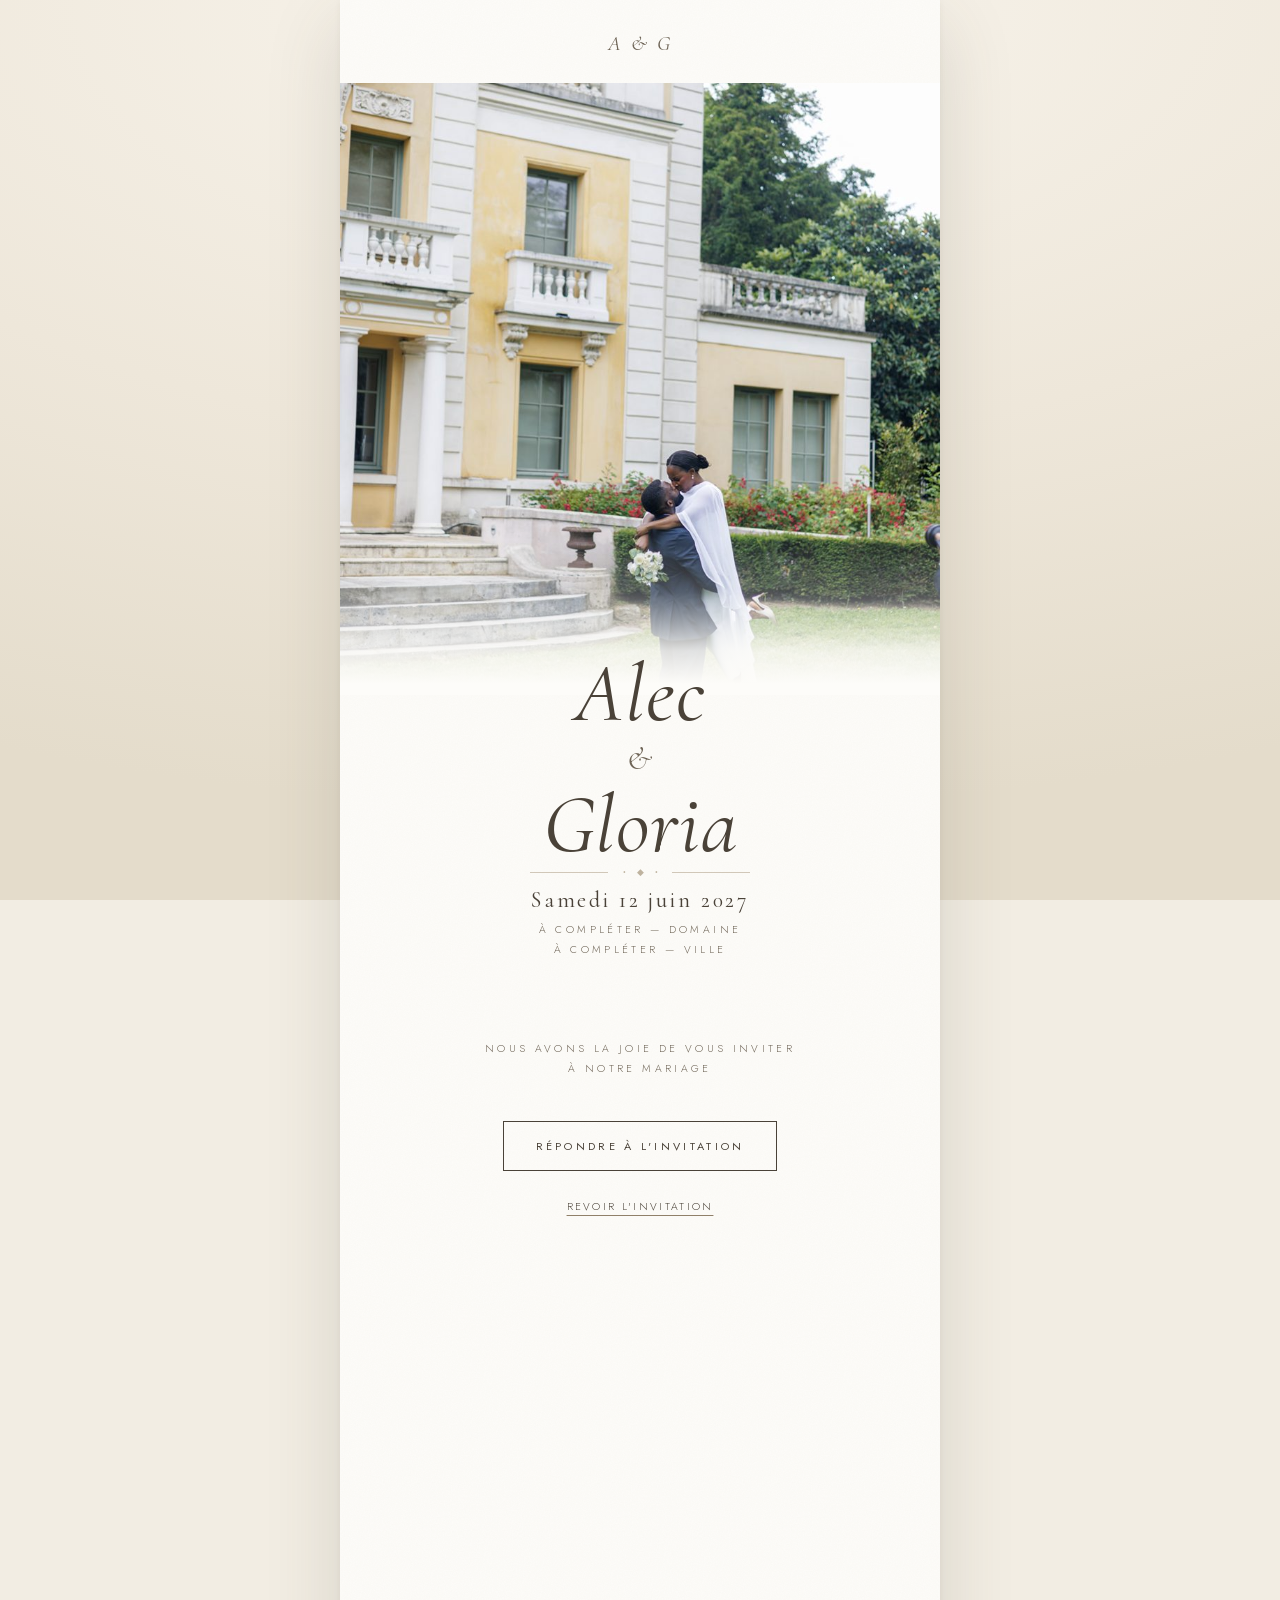
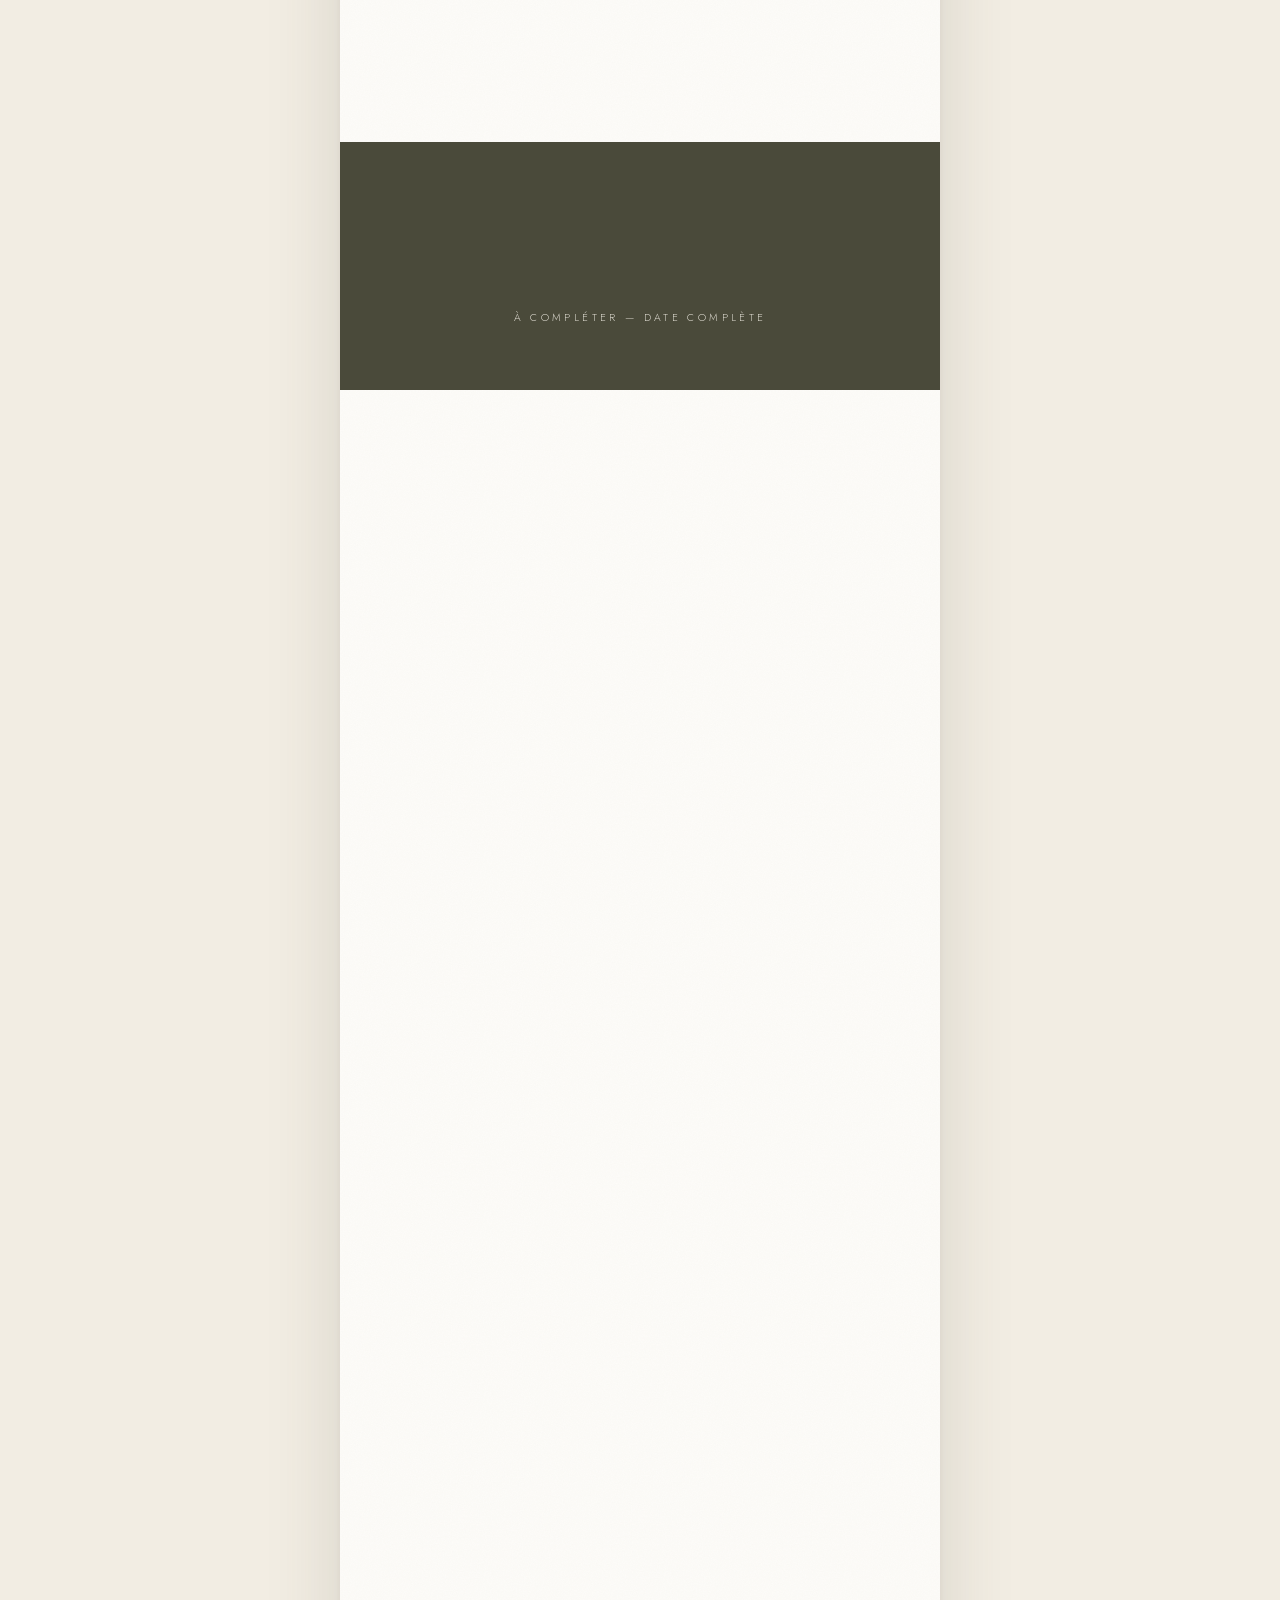
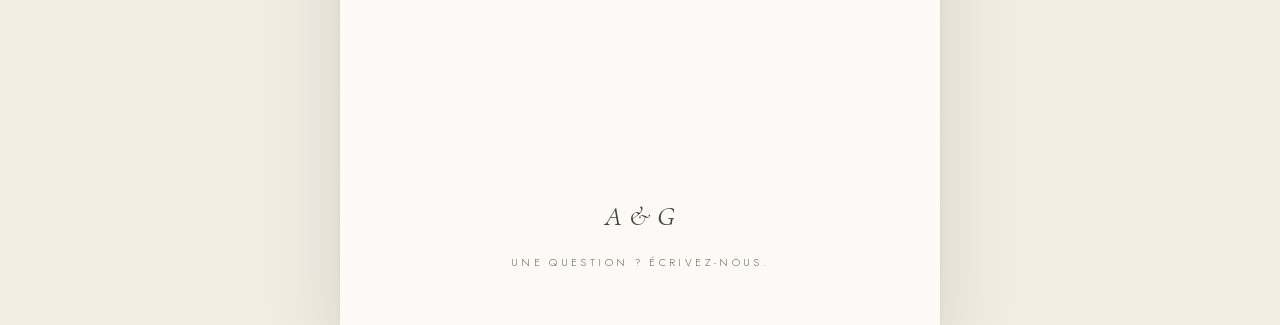
<file: index.html>
<!DOCTYPE html>
<html lang="fr">
<head>
<meta charset="utf-8">
<meta name="viewport" content="width=device-width, initial-scale=1">

<!--
  CSP par balise meta : GitHub Pages ne permet pas de définir d'en-tête HTTP (C2).

  connect-src autorise les deux domaines d'Apps Script : script.google.com reçoit
  la requête, et googleusercontent.com sert la réponse après la redirection 302
  que fetch suit seul (C4). Oublier le second casse tous les appels.

  Il n'y a volontairement ni 'unsafe-inline' ni 'unsafe-eval' : aucun script ni
  style en ligne nulle part dans ce fichier, et c'est à tenir. Les polices sont
  auto-hébergées pour la même raison — et pour ne pas donner l'adresse IP de
  chaque invité à un tiers.
-->
<meta http-equiv="Content-Security-Policy" content="
  default-src 'none';
  script-src 'self';
  style-src 'self';
  img-src 'self' data:;
  font-src 'self';
  connect-src https://script.google.com https://script.googleusercontent.com;
  form-action 'none';
  base-uri 'none';
  frame-ancestors 'none'">

<meta name="description" content="Informations pratiques et confirmation de présence pour le mariage d'Alec et Gloria.">
<meta name="theme-color" content="#fdfcf9">
<title>Mariage d'Alec et Gloria</title>
<link rel="stylesheet" href="assets/css/style.css">
</head>
<body>

<a class="lien-evitement" href="#principal">Aller au contenu</a>

<div class="page papier">

  <!-- En-tête discret, présent sur tous les écrans : c'est le monogramme
       de la papeterie, pas un titre. Les vrais prénoms sont dans le bandeau. -->
  <p class="entete"><span class="entete__monogramme">A &amp; G</span></p>

  <main id="principal">

    <!-- ═══ Écran 1 — accueil et informations pratiques ═══════════════════ -->
    <section id="ecran-accueil">

      <header class="bandeau">
        <div class="bandeau__image">
          <img class="bandeau__photo" src="assets/img/hero.jpg" alt=""
               width="860" height="1174" fetchpriority="high">
          <div class="bandeau__fondu"></div>
        </div>
        <div class="bandeau__texte">
          <h1 class="bandeau__prenoms" tabindex="-1" data-titre>
            <span>Alec</span>
            <span class="bandeau__et">&amp;</span>
            <span>Gloria</span>
          </h1>
          <div class="filet" aria-hidden="true"><span>• ◆ •</span></div>
          <p class="bandeau__date">
            <time id="date-mariage" datetime="2027-06-12T15:00:00+02:00">Samedi 12 juin 2027</time>
          </p>
          <p class="label bandeau__lieu">À compléter — domaine<br>À compléter — ville</p>
        </div>
      </header>

      <div class="section section--serre">
        <div class="pile">
          <p class="label">Nous avons la joie de vous inviter<br>à notre mariage</p>
          <p class="texte-doux" id="rappel-date-limite"></p>
          <div id="msg-accueil"></div>
          <button type="button" class="bouton" id="btn-repondre">Répondre à l'invitation</button>
          <a class="bouton--lien" href="invitation.html">Revoir l'invitation</a>
        </div>
      </div>

      <!-- ── Compte à rebours ── -->
      <div class="section section--serre">
        <div class="carte rv"><div class="carte__gouttiere"><div class="carte__filet"><div class="carte__in">
          <div class="pile rebours">
            <h2 class="script">Compte à rebours</h2>
            <p class="label">Avant le plus beau jour de notre vie</p>
            <div class="rebours__grille" role="timer">
              <div><span class="rebours__nombre" id="cd-jours">—</span><span class="label">Jours</span></div>
              <div><span class="rebours__nombre" id="cd-heures">—</span><span class="label">Heures</span></div>
              <div><span class="rebours__nombre" id="cd-minutes">—</span><span class="label">Min</span></div>
              <div><span class="rebours__nombre" id="cd-secondes">—</span><span class="label">Sec</span></div>
            </div>
          </div>
        </div></div></div></div>
      </div>

      <!-- ── Bandeau Jour J ── -->
      <div class="section bande">
        <div class="pile">
          <h2 class="script rv">Le jour J</h2>
          <p class="label rv d1">À compléter — date complète</p>
        </div>
      </div>

      <!-- ── Programme ── -->
      <div class="section">
        <div class="carte rv"><div class="carte__gouttiere"><div class="carte__filet"><div class="carte__in">
          <ul class="programme">
            <li>
              <p class="programme__heure">15 h 00</p>
              <p class="programme__lieu">Cérémonie</p>
              <p class="programme__adresse">À compléter — lieu et adresse</p>
            </li>
            <li>
              <p class="programme__heure">17 h 00</p>
              <p class="programme__lieu">Vin d'honneur</p>
              <p class="programme__adresse">À compléter — lieu et adresse</p>
            </li>
            <li>
              <p class="programme__heure">20 h 00</p>
              <p class="programme__lieu">Dîner et soirée</p>
              <p class="programme__adresse">À compléter — lieu et adresse</p>
            </li>
            <li>
              <p class="programme__heure">11 h 00</p>
              <p class="programme__lieu">Brunch du lendemain</p>
              <p class="programme__adresse">À compléter — lieu et adresse</p>
            </li>
          </ul>
        </div></div></div></div>
      </div>

      <!-- ── Venir et dormir ── -->
      <div class="section section--serre">
        <div class="carte rv"><div class="carte__gouttiere"><div class="carte__filet"><div class="carte__in">
          <div class="pile">
            <h2 class="script">Venir et dormir</h2>
            <div class="filet" aria-hidden="true"><span>• ◆ •</span></div>
            <p class="label">En voiture</p>
            <p class="programme__adresse">À compléter — itinéraire et stationnement.</p>
            <p class="label">En train</p>
            <p class="programme__adresse">À compléter — gare la plus proche, navette éventuelle.</p>
            <p class="label">Dormir sur place</p>
            <p class="programme__adresse">À compléter — quelques adresses d'hébergement.</p>
          </div>
        </div></div></div></div>
      </div>

    </section>

    <!-- ═══ Écran 2 — adresse email ═══════════════════════════════════════ -->
    <section id="ecran-email" hidden>
      <div class="section">
        <div class="carte"><div class="carte__gouttiere"><div class="carte__filet"><div class="carte__in">
          <div class="pile">
            <h2 class="script" tabindex="-1" data-titre>Répondre à l'invitation</h2>
            <div class="filet" aria-hidden="true"><span>• ◆ •</span></div>
            <p class="texte-doux">Indiquez l'adresse email à laquelle vous avez reçu le
               faire-part. Nous vous enverrons un code à 6 chiffres.</p>
          </div>

          <div id="msg-email"></div>

          <form id="form-email" novalidate>
            <div class="champ">
              <label for="champ-email">Votre adresse email</label>
              <input type="email" id="champ-email" name="email" autocomplete="email"
                     inputmode="email" autocapitalize="off" spellcheck="false"
                     aria-describedby="err-email" required>
              <span class="erreur-champ" id="err-email"></span>
            </div>

            <!-- Piège à robots : invisible pour un humain, rempli par un automate.
                 S'il est rempli, le serveur fait semblant d'accepter sans rien envoyer. -->
            <div class="champ-piege" aria-hidden="true">
              <label for="champ-piege">Ne remplissez pas ce champ</label>
              <input type="text" id="champ-piege" name="website" tabindex="-1" autocomplete="off">
            </div>

            <div class="pile">
              <button type="submit" class="bouton" id="btn-envoyer-code">Recevoir mon code</button>
              <button type="button" class="bouton--lien" id="btn-retour-accueil">Retour aux informations</button>
            </div>
          </form>
        </div></div></div></div>
      </div>
    </section>

    <!-- ═══ Écran 3 — code reçu par email ════════════════════════════════ -->
    <section id="ecran-code" hidden>
      <div class="section">
        <div class="carte"><div class="carte__gouttiere"><div class="carte__filet"><div class="carte__in">
          <div class="pile">
            <h2 class="script" tabindex="-1" data-titre>Votre code</h2>
            <div class="filet" aria-hidden="true"><span>• ◆ •</span></div>
            <p class="texte-doux">Nous avons envoyé un code à 6 chiffres à
               <strong id="rappel-email"></strong>. Il est valable 10 minutes.</p>
          </div>

          <div id="msg-code"></div>

          <form id="form-code" novalidate>
            <div class="champ champ-code">
              <label for="champ-code">Code à 6 chiffres</label>
              <span class="aide" id="aide-code">Pensez à regarder dans vos courriers indésirables.</span>
              <input type="text" id="champ-code" inputmode="numeric" autocomplete="one-time-code"
                     pattern="[0-9]{6}" maxlength="6" autocapitalize="off" spellcheck="false"
                     aria-describedby="aide-code err-code" required>
              <span class="erreur-champ" id="err-code"></span>
            </div>

            <div class="pile">
              <button type="submit" class="bouton" id="btn-valider-code">Valider</button>
              <button type="button" class="bouton--lien" id="btn-renvoyer-code">Demander un nouveau code</button>
              <button type="button" class="bouton--lien" id="btn-changer-email">Changer d'adresse</button>
            </div>
          </form>
        </div></div></div></div>
      </div>
    </section>

    <!-- ═══ Écran 4 — formulaire ═════════════════════════════════════════ -->
    <section id="ecran-formulaire" hidden>
      <div class="section">

        <div class="carte"><div class="carte__gouttiere"><div class="carte__filet"><div class="carte__in">
          <div class="pile">
            <h2 class="script" tabindex="-1" data-titre id="titre-foyer"></h2>
            <div class="filet" aria-hidden="true"><span>• ◆ •</span></div>
            <p class="label" id="sous-titre-foyer"></p>
            <p class="texte-doux" id="rappel-limite-formulaire"></p>
          </div>
          <div class="message message--info" id="msg-formulaire-clos" role="status" hidden>
            <p>Les réponses sont closes : ce formulaire est en lecture seule.</p>
          </div>
        </div></div></div></div>

        <form id="form-rsvp" novalidate>
          <div class="carte"><div class="carte__gouttiere"><div class="carte__filet"><div class="carte__in">
            <div id="liste-personnes"></div>

            <div class="personne accompagnant" id="bloc-accompagnant" hidden>
              <label class="case-a-cocher" for="case-accompagnant">
                <input type="checkbox" id="case-accompagnant">
                <span>Je viens accompagné·e
                  <span class="texte-doux" id="texte-places-libres"></span></span>
              </label>
              <div id="details-accompagnant">
                <div class="champ">
                  <label for="acc-nom">Nom de votre accompagnant·e</label>
                  <span class="aide">Pour le plan de table et son menu.</span>
                  <input type="text" id="acc-nom" maxlength="60">
                </div>
                <div class="champ">
                  <label for="acc-regime">Régime alimentaire</label>
                  <select id="acc-regime">
                    <option value="aucun">Aucun régime particulier</option>
                    <option value="vegetarien">Végétarien</option>
                    <option value="vegan">Végétalien</option>
                    <option value="sans_porc">Sans porc</option>
                    <option value="sans_gluten">Sans gluten</option>
                    <option value="menu_enfant">Menu enfant</option>
                    <option value="autre">Autre (précisez ci-dessous)</option>
                  </select>
                </div>
                <div class="champ">
                  <label for="acc-allergies">Allergies ou précisions</label>
                  <input type="text" id="acc-allergies" maxlength="200">
                </div>
              </div>
            </div>
          </div></div></div></div>

          <div class="carte"><div class="carte__gouttiere"><div class="carte__filet"><div class="carte__in">
            <div class="champ">
              <label for="champ-commentaire">Un mot pour nous&nbsp;?</label>
              <span class="aide">Navette, hébergement, contrainte d'accès, ou simplement un message.</span>
              <textarea id="champ-commentaire" maxlength="500"></textarea>
            </div>

            <div id="msg-formulaire"></div>

            <div class="pile">
              <button type="submit" class="bouton" id="btn-envoyer-reponse">Envoyer notre réponse</button>
            </div>
          </div></div></div></div>
        </form>

      </div>
    </section>

    <!-- ═══ Écran 5 — merci ══════════════════════════════════════════════ -->
    <section id="ecran-merci" hidden>
      <div class="section">
        <div class="carte"><div class="carte__gouttiere"><div class="carte__filet"><div class="carte__in carte__in--image">
          <img src="assets/img/couple2.jpg" alt="" width="760" height="872" loading="lazy">
        </div></div></div></div>

        <div class="carte"><div class="carte__gouttiere"><div class="carte__filet"><div class="carte__in">
          <div class="message message--succes" id="bandeau-merci" role="status">
            <p><strong>C'est enregistré, merci&nbsp;!</strong></p>
          </div>
          <div class="message message--info" id="msg-merci-clos" role="status" hidden>
            <p>Les réponses sont closes.</p>
          </div>

          <div class="pile">
            <h2 class="script" tabindex="-1" data-titre id="titre-merci">Votre réponse</h2>
            <div class="filet" aria-hidden="true"><span>• ◆ •</span></div>
          </div>

          <ul class="recap" id="recap-personnes"></ul>

          <div class="pile">
            <button type="button" class="bouton bouton--secondaire" id="btn-modifier">Modifier ma réponse</button>
            <p class="texte-doux" id="note-merci"></p>
            <button type="button" class="bouton--lien" id="btn-deconnexion">Se déconnecter</button>
          </div>
        </div></div></div></div>
      </div>
    </section>

  </main>

  <footer class="pied">
    <p class="signature">A &amp; G</p>
    <!-- L'adresse est écrite ici par app.js, depuis Config!CONTACT_MARIES :
         elle n'est pas dans le dépôt, qui est public. -->
    <p class="label" id="contact-pied">Une question&nbsp;? Écrivez-nous.</p>
  </footer>

</div>

<!-- Zone d'annonce pour les lecteurs d'écran : chaque changement d'écran,
     chaque erreur et chaque attente y sont écrits. -->
<div id="annonce" class="visuellement-masque" aria-live="polite" role="status"></div>

<script type="module" src="assets/js/app.js"></script>
</body>
</html>
</file>
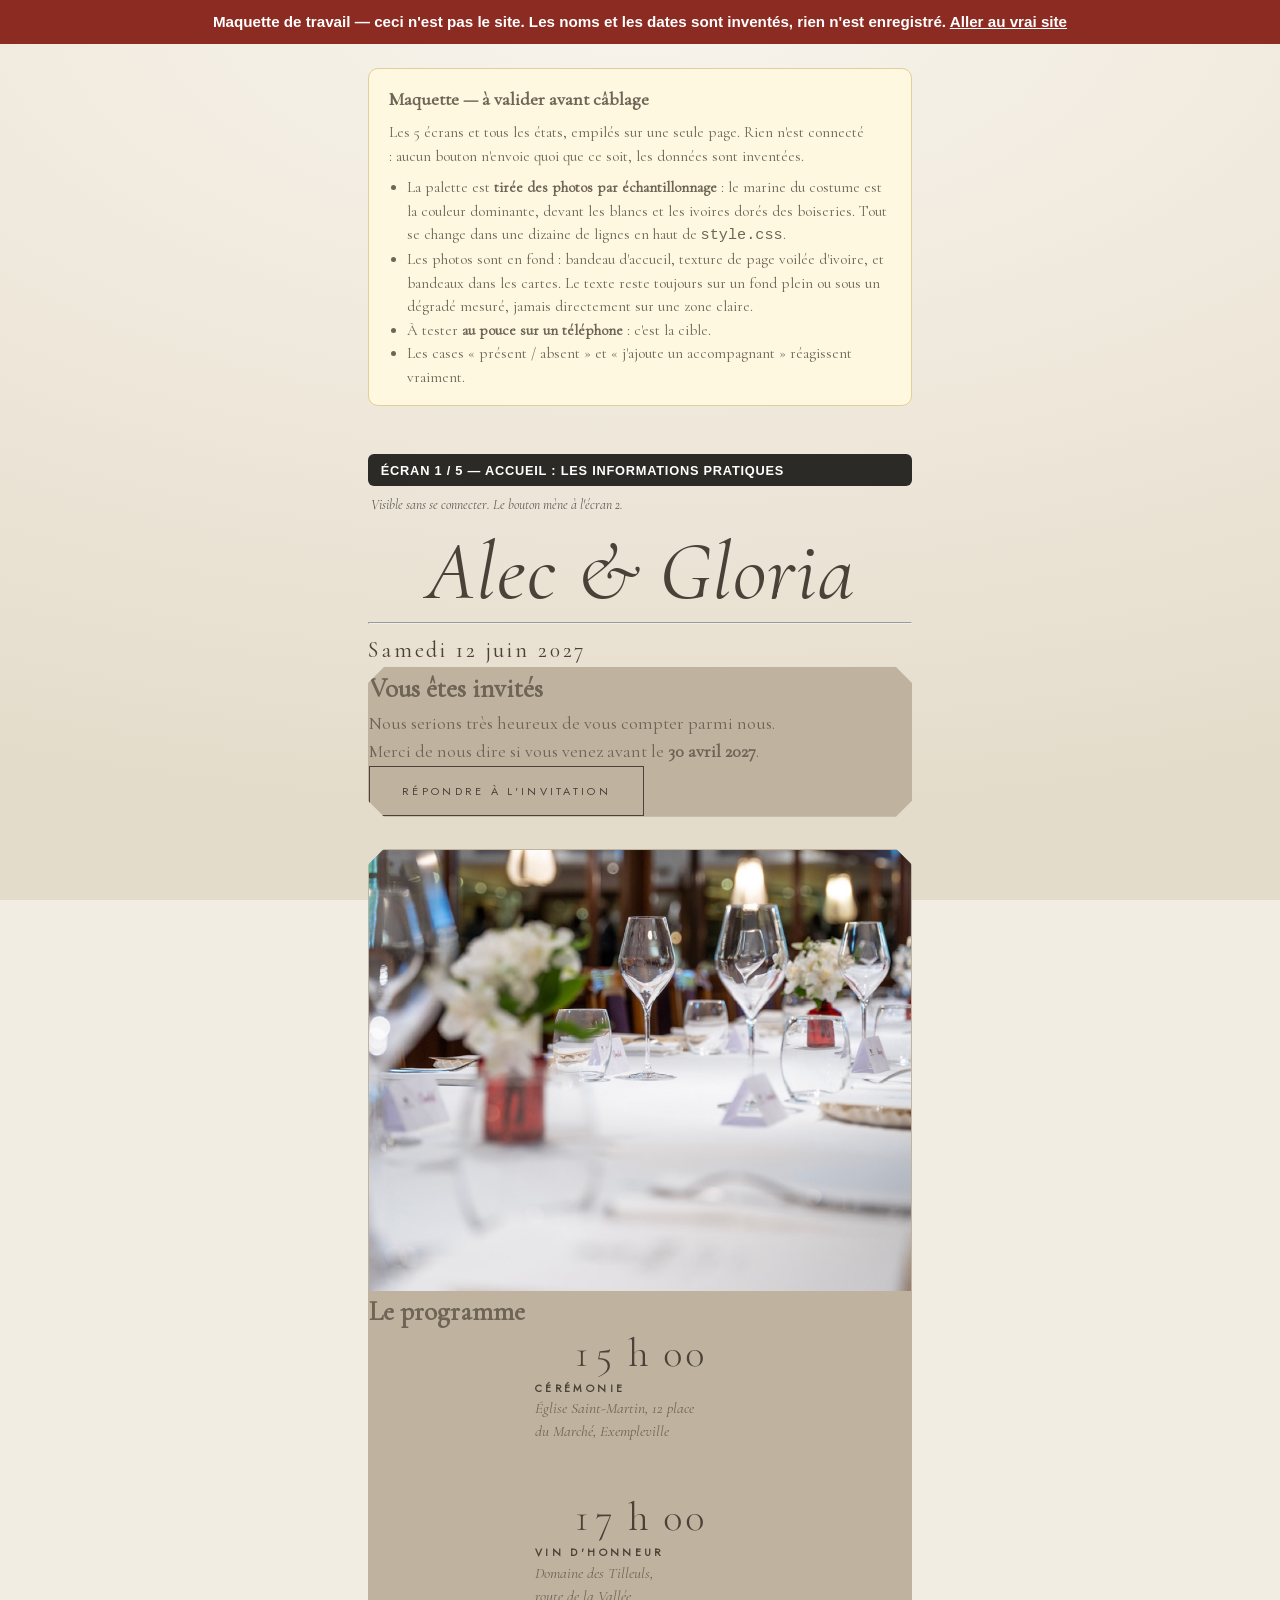
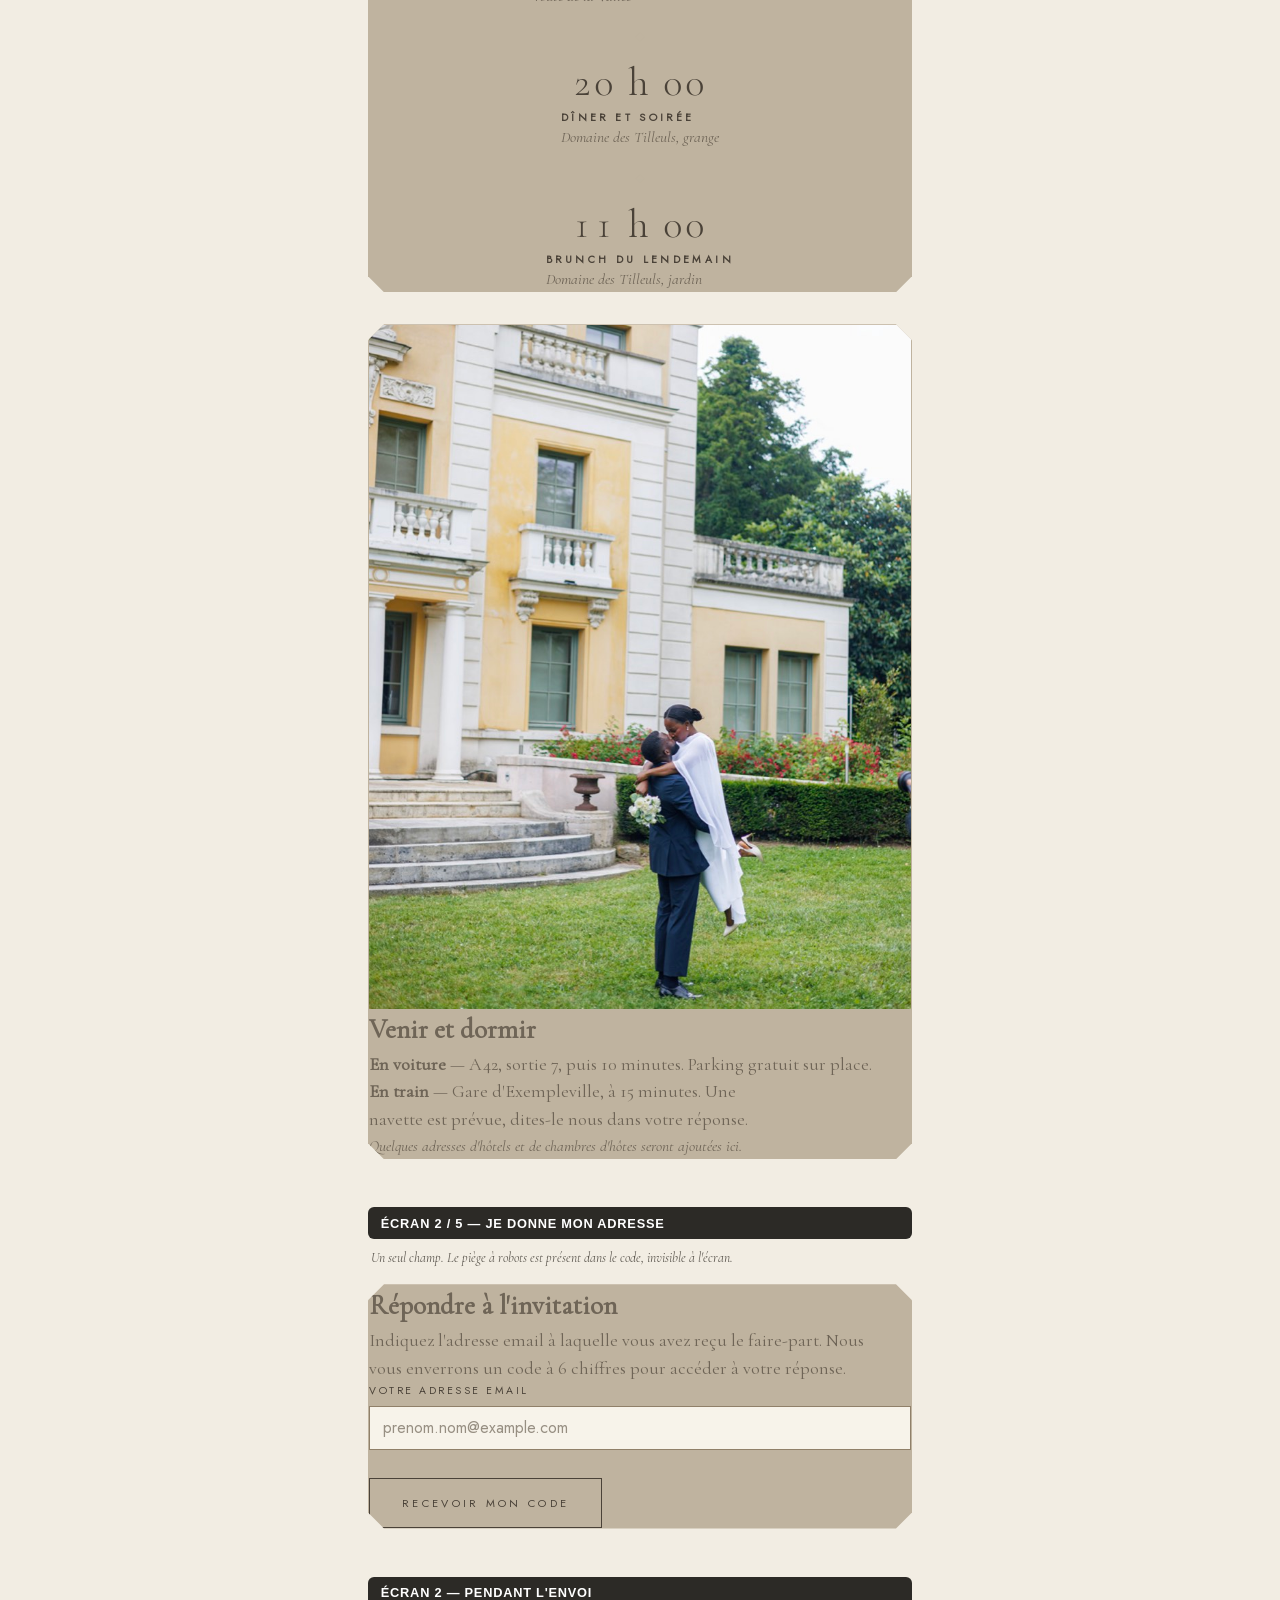
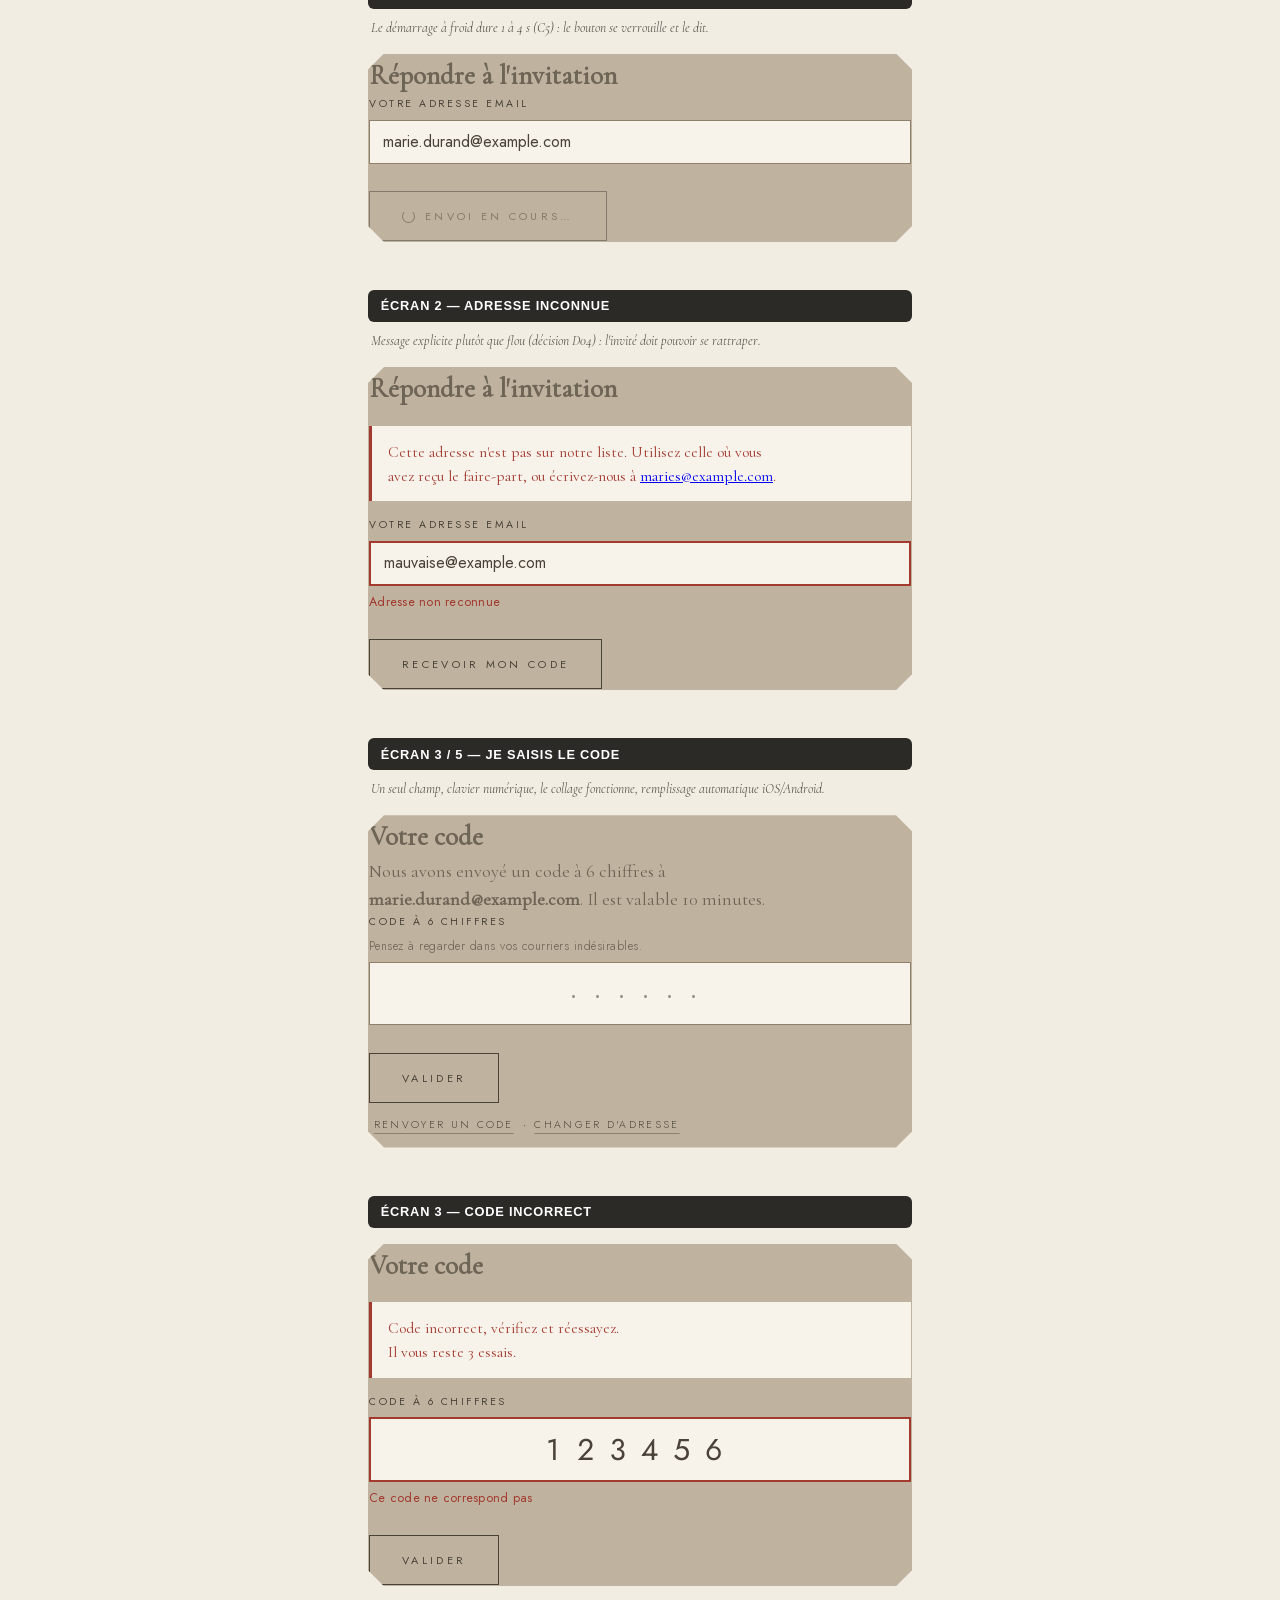
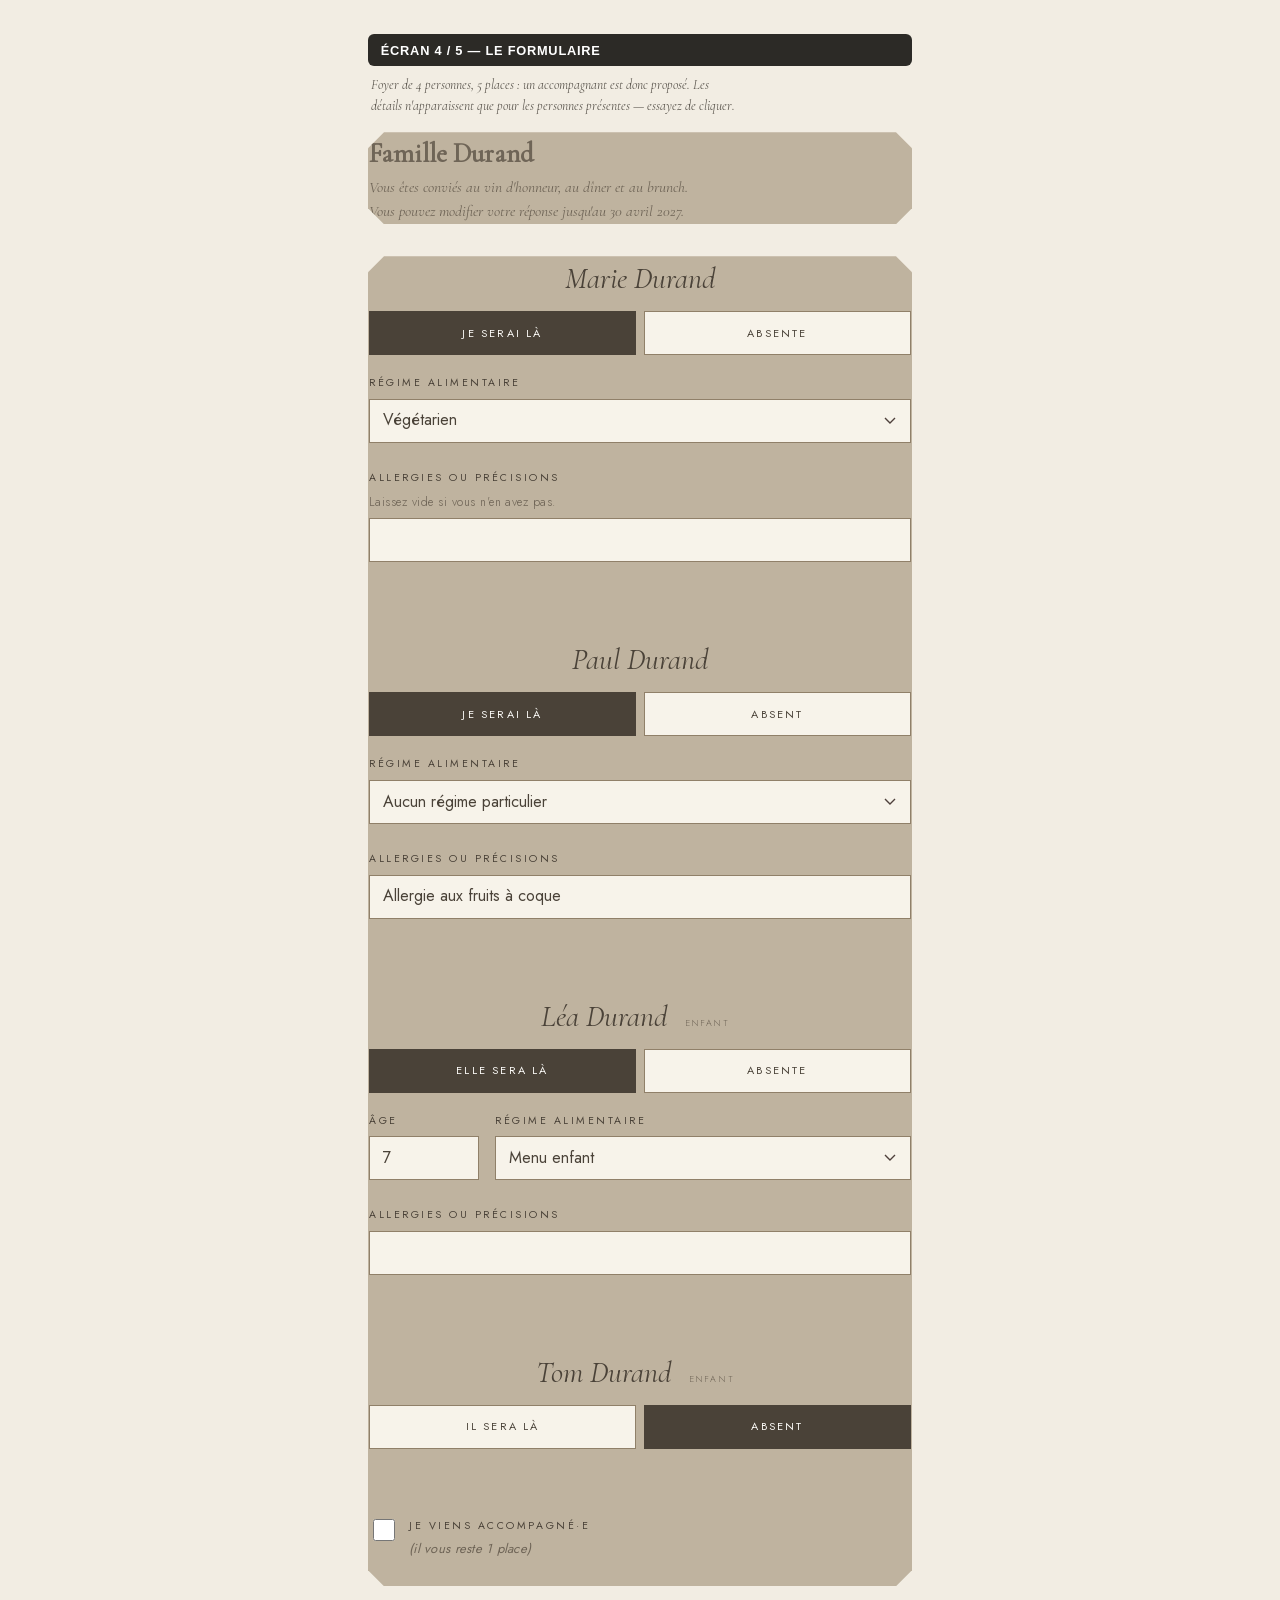
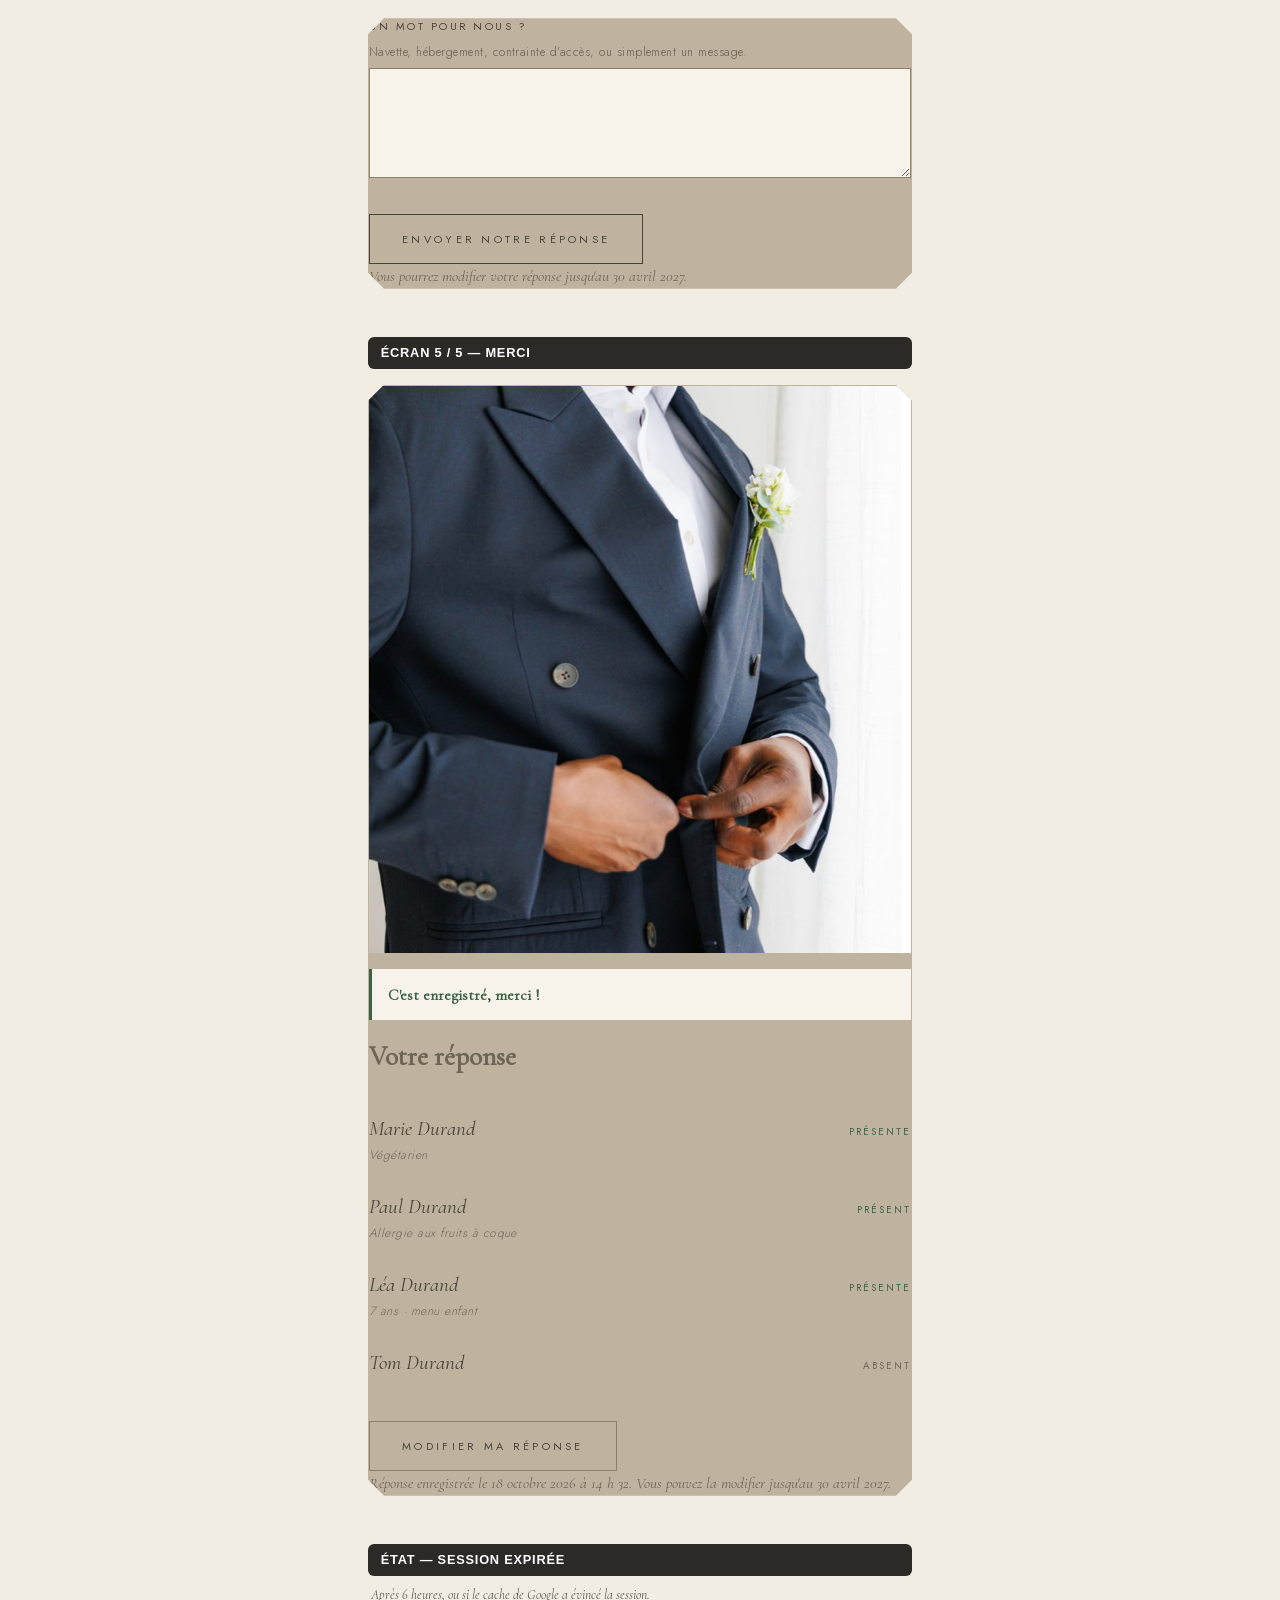
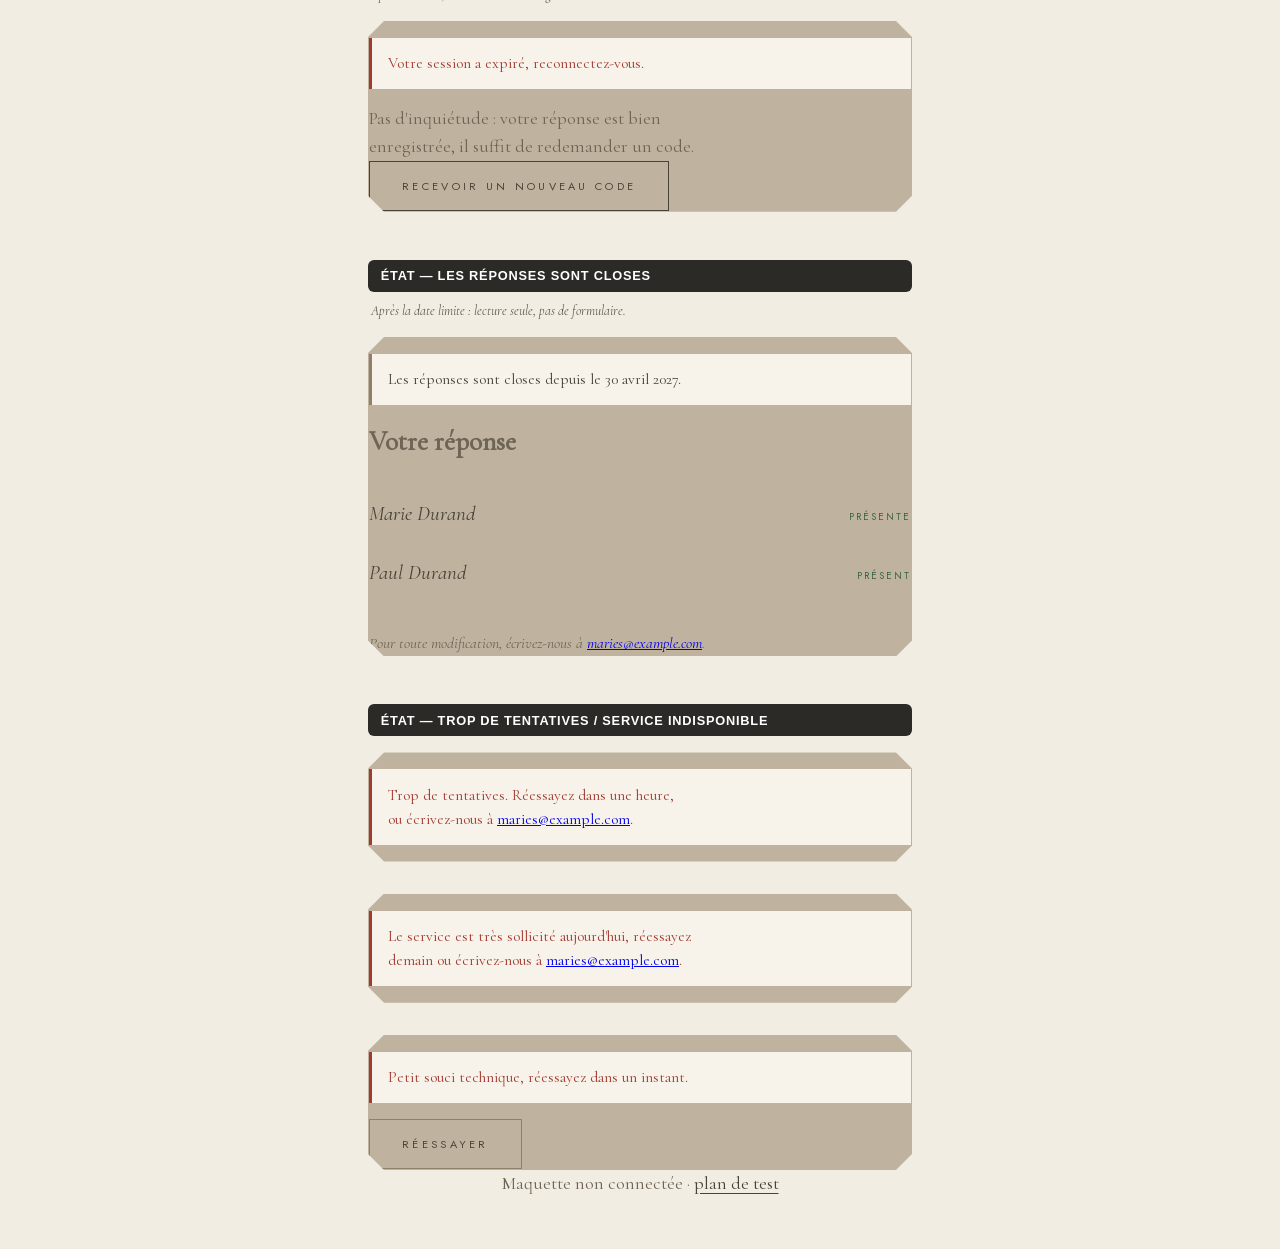
<file: maquette.html>
<!DOCTYPE html>
<html lang="fr">
<head>
<meta charset="utf-8">
<meta name="viewport" content="width=device-width, initial-scale=1">
<meta name="robots" content="noindex">
<title>Maquette — site RSVP du mariage</title>
<link rel="stylesheet" href="assets/css/style.css">
<style>
  /* Bandeau d'avertissement : si la maquette est publiée avec le site, un invité
     peut tomber dessus et croire qu'il répond vraiment (R26). */
  .maquette-avertissement {
    position: sticky; top: 0; z-index: 10;
    margin: 0 0 1rem; padding: .7rem 1rem;
    background: #8c2b22; color: #fff; text-align: center;
    font: 600 .95rem/1.4 -apple-system, BlinkMacSystemFont, 'Segoe UI', Roboto, sans-serif;
  }
  .maquette-avertissement a { color: #fff; }
  /* Habillage propre à la maquette : rien de tout cela n'ira dans le site. */
  .maquette-intro {
    max-width: 34rem; margin: 1.5rem auto; padding: 1rem 1.25rem;
    background: #fff8e1; border: 1px solid #e0cf96; border-radius: 10px;
    font-size: .95rem;
  }
  .maquette-intro h1 { font-size: 1.15rem; margin: 0 0 .5rem; }
  .maquette-intro ul { margin: .5rem 0 0; padding-left: 1.1rem; }
  .maquette-ecran { max-width: 34rem; margin: 0 auto; }
  .maquette-titre {
    max-width: 34rem; margin: 3rem auto 1rem; padding: .4rem .8rem;
    background: #2c2a26; color: #fff; border-radius: 6px;
    font: 600 .8rem/1.5 -apple-system, BlinkMacSystemFont, 'Segoe UI', Roboto, sans-serif;
    letter-spacing: .06em; text-transform: uppercase;
  }
  .maquette-note {
    max-width: 34rem; margin: -.5rem auto 1rem; padding: 0 .2rem;
    font-size: .85rem; color: #5f5a52; font-style: italic;
  }
  /* Interactivité sans JavaScript, pour que la maquette s'ouvre d'un double-clic. */
  .personne:has(.presence-non:checked) .details-presence { display: none; }
  .accompagnant:has(.ajout-accompagnant:not(:checked)) .details-accompagnant { display: none; }
</style>
</head>
<body>

<p class="maquette-avertissement">
  Maquette de travail — ceci n'est <strong>pas</strong> le site.
  Les noms et les dates sont inventés, rien n'est enregistré.
  <a href="index.html">Aller au vrai site</a>
</p>

<div class="maquette-intro">
  <h1>Maquette — à valider avant câblage</h1>
  <p>Les 5 écrans et tous les états, empilés sur une seule page. Rien n'est connecté :
     aucun bouton n'envoie quoi que ce soit, les données sont inventées.</p>
  <ul>
    <li>La palette est <strong>tirée des photos par échantillonnage</strong> : le marine du
        costume est la couleur dominante, devant les blancs et les ivoires dorés des
        boiseries. Tout se change dans une dizaine de lignes en haut de <code>style.css</code>.</li>
    <li>Les photos sont en fond : bandeau d'accueil, texture de page voilée d'ivoire, et
        bandeaux dans les cartes. Le texte reste toujours sur un fond plein ou sous un
        dégradé mesuré, jamais directement sur une zone claire.</li>
    <li>À tester <strong>au pouce sur un téléphone</strong> : c'est la cible.</li>
    <li>Les cases « présent / absent » et « j'ajoute un accompagnant » réagissent vraiment.</li>
  </ul>
</div>

<!-- ══════════════════════════════════════════════════════════════════════ -->
<p class="maquette-titre">Écran 1 / 5 — Accueil : les informations pratiques</p>
<p class="maquette-note">Visible sans se connecter. Le bouton mène à l'écran 2.</p>

<div class="maquette-ecran">
  <header class="bandeau">
    <p class="bandeau__prenoms">Alec &amp; Gloria</p>
    <hr class="bandeau__filet">
    <p class="bandeau__date">Samedi 12 juin 2027</p>
  </header>

  <section class="carte">
    <h2>Vous êtes invités</h2>
    <p>Nous serions très heureux de vous compter parmi nous. Merci de nous dire si vous
       venez avant le <strong>30 avril 2027</strong>.</p>
    <button type="button" class="bouton">Répondre à l'invitation</button>
  </section>

  <section class="carte">
    <img class="photo-bande" src="assets/img/table.jpg" alt="" width="1000" height="814">
    <h2>Le programme</h2>
    <ul class="programme">
      <li>
        <span class="programme__heure">15 h 00</span>
        <span>
          <p class="programme__lieu"><strong>Cérémonie</strong></p>
          <p class="programme__adresse">Église Saint-Martin, 12 place du Marché, Exempleville</p>
        </span>
      </li>
      <li>
        <span class="programme__heure">17 h 00</span>
        <span>
          <p class="programme__lieu"><strong>Vin d'honneur</strong></p>
          <p class="programme__adresse">Domaine des Tilleuls, route de la Vallée</p>
        </span>
      </li>
      <li>
        <span class="programme__heure">20 h 00</span>
        <span>
          <p class="programme__lieu"><strong>Dîner et soirée</strong></p>
          <p class="programme__adresse">Domaine des Tilleuls, grange</p>
        </span>
      </li>
      <li>
        <span class="programme__heure">11 h 00</span>
        <span>
          <p class="programme__lieu"><strong>Brunch du lendemain</strong></p>
          <p class="programme__adresse">Domaine des Tilleuls, jardin</p>
        </span>
      </li>
    </ul>
  </section>

  <section class="carte">
    <img class="photo-bande" src="assets/img/couple.jpg" alt="" width="793" height="1000">
    <h2>Venir et dormir</h2>
    <p><strong>En voiture</strong> — A42, sortie 7, puis 10 minutes. Parking gratuit sur place.</p>
    <p><strong>En train</strong> — Gare d'Exempleville, à 15 minutes. Une navette est prévue,
       dites-le nous dans votre réponse.</p>
    <p class="texte-doux">Quelques adresses d'hôtels et de chambres d'hôtes seront ajoutées ici.</p>
  </section>
</div>

<!-- ══════════════════════════════════════════════════════════════════════ -->
<p class="maquette-titre">Écran 2 / 5 — Je donne mon adresse</p>
<p class="maquette-note">Un seul champ. Le piège à robots est présent dans le code, invisible à l'écran.</p>

<div class="maquette-ecran">
  <section class="carte">
    <h2>Répondre à l'invitation</h2>
    <p>Indiquez l'adresse email à laquelle vous avez reçu le faire-part. Nous vous enverrons
       un code à 6 chiffres pour accéder à votre réponse.</p>

    <div class="champ">
      <label for="m-email">Votre adresse email</label>
      <input type="email" id="m-email" name="email" autocomplete="email"
             inputmode="email" placeholder="prenom.nom@example.com">
    </div>

    <div class="champ-piege" aria-hidden="true">
      <label for="m-website">Ne remplissez pas ce champ</label>
      <input type="text" id="m-website" name="website" tabindex="-1" autocomplete="off">
    </div>

    <button type="button" class="bouton">Recevoir mon code</button>
  </section>
</div>

<!-- ══════════════════════════════════════════════════════════════════════ -->
<p class="maquette-titre">Écran 2 — pendant l'envoi</p>
<p class="maquette-note">Le démarrage à froid dure 1 à 4 s (C5) : le bouton se verrouille et le dit.</p>

<div class="maquette-ecran">
  <section class="carte">
    <h2>Répondre à l'invitation</h2>
    <div class="champ">
      <label for="m-email2">Votre adresse email</label>
      <input type="email" id="m-email2" value="marie.durand@example.com" readonly>
    </div>
    <button type="button" class="bouton" disabled>
      <span class="rouet" aria-hidden="true"></span> Envoi en cours…
    </button>
  </section>
</div>

<!-- ══════════════════════════════════════════════════════════════════════ -->
<p class="maquette-titre">Écran 2 — adresse inconnue</p>
<p class="maquette-note">Message explicite plutôt que flou (décision D04) : l'invité doit pouvoir se rattraper.</p>

<div class="maquette-ecran">
  <section class="carte">
    <h2>Répondre à l'invitation</h2>
    <div class="message message--erreur" role="alert">
      <p>Cette adresse n'est pas sur notre liste. Utilisez celle où vous avez reçu le
         faire-part, ou écrivez-nous à <a href="mailto:maries@example.com">maries@example.com</a>.</p>
    </div>
    <div class="champ">
      <label for="m-email3">Votre adresse email</label>
      <input type="email" id="m-email3" value="mauvaise@example.com"
             aria-invalid="true" aria-describedby="m-err3">
      <span class="erreur-champ" id="m-err3">Adresse non reconnue</span>
    </div>
    <button type="button" class="bouton">Recevoir mon code</button>
  </section>
</div>

<!-- ══════════════════════════════════════════════════════════════════════ -->
<p class="maquette-titre">Écran 3 / 5 — Je saisis le code</p>
<p class="maquette-note">Un seul champ, clavier numérique, le collage fonctionne, remplissage automatique iOS/Android.</p>

<div class="maquette-ecran">
  <section class="carte">
    <h2>Votre code</h2>
    <p>Nous avons envoyé un code à 6 chiffres à <strong>marie.durand@example.com</strong>.
       Il est valable 10 minutes.</p>

    <div class="champ champ-code">
      <label for="m-code">Code à 6 chiffres</label>
      <span class="aide" id="m-aide-code">Pensez à regarder dans vos courriers indésirables.</span>
      <input type="text" id="m-code" inputmode="numeric" autocomplete="one-time-code"
             pattern="[0-9]{6}" maxlength="6" placeholder="······"
             aria-describedby="m-aide-code">
    </div>

    <button type="button" class="bouton">Valider</button>
    <p class="texte-doux"><button type="button" class="bouton--lien">Renvoyer un code</button>
       · <button type="button" class="bouton--lien">Changer d'adresse</button></p>
  </section>
</div>

<!-- ══════════════════════════════════════════════════════════════════════ -->
<p class="maquette-titre">Écran 3 — code incorrect</p>

<div class="maquette-ecran">
  <section class="carte">
    <h2>Votre code</h2>
    <div class="message message--erreur" role="alert">
      <p>Code incorrect, vérifiez et réessayez.</p>
      <p>Il vous reste 3 essais.</p>
    </div>
    <div class="champ champ-code">
      <label for="m-code2">Code à 6 chiffres</label>
      <input type="text" id="m-code2" value="123456" inputmode="numeric"
             aria-invalid="true" aria-describedby="m-err-code2">
      <span class="erreur-champ" id="m-err-code2">Ce code ne correspond pas</span>
    </div>
    <button type="button" class="bouton">Valider</button>
  </section>
</div>

<!-- ══════════════════════════════════════════════════════════════════════ -->
<p class="maquette-titre">Écran 4 / 5 — Le formulaire</p>
<p class="maquette-note">Foyer de 4 personnes, 5 places : un accompagnant est donc proposé.
   Les détails n'apparaissent que pour les personnes présentes — essayez de cliquer.</p>

<div class="maquette-ecran">
  <section class="carte">
    <h2>Famille Durand</h2>
    <p class="texte-doux">Vous êtes conviés au vin d'honneur, au dîner et au brunch.
       Vous pouvez modifier votre réponse jusqu'au 30 avril 2027.</p>
  </section>

  <section class="carte">
    <div class="personne">
      <div class="personne__nom"><h3>Marie Durand</h3></div>
      <fieldset class="choix-presence">
        <legend class="visuellement-masque">Marie Durand sera-t-elle présente ?</legend>
        <div class="choix-presence__options">
        <label class="choix-presence__option">
          <input type="radio" name="p1" id="p1-oui" checked>
          <span>Je serai là</span>
        </label>
        <label class="choix-presence__option">
          <input type="radio" name="p1" id="p1-non" class="presence-non">
          <span>Absente</span>
        </label>
        </div>
      </fieldset>
      <div class="details-presence">
        <div class="champ">
          <label for="p1-regime">Régime alimentaire</label>
          <select id="p1-regime">
            <option>Aucun régime particulier</option>
            <option selected>Végétarien</option>
            <option>Végétalien</option>
            <option>Sans porc</option>
            <option>Sans gluten</option>
            <option>Autre (précisez ci-dessous)</option>
          </select>
        </div>
        <div class="champ">
          <label for="p1-allergies">Allergies ou précisions</label>
          <span class="aide">Laissez vide si vous n'en avez pas.</span>
          <input type="text" id="p1-allergies" maxlength="200">
        </div>
      </div>
    </div>

    <div class="personne">
      <div class="personne__nom"><h3>Paul Durand</h3></div>
      <fieldset class="choix-presence">
        <legend class="visuellement-masque">Paul Durand sera-t-il présent ?</legend>
        <div class="choix-presence__options">
        <label class="choix-presence__option">
          <input type="radio" name="p2" id="p2-oui" checked>
          <span>Je serai là</span>
        </label>
        <label class="choix-presence__option">
          <input type="radio" name="p2" id="p2-non" class="presence-non">
          <span>Absent</span>
        </label>
        </div>
      </fieldset>
      <div class="details-presence">
        <div class="champ">
          <label for="p2-regime">Régime alimentaire</label>
          <select id="p2-regime"><option selected>Aucun régime particulier</option></select>
        </div>
        <div class="champ">
          <label for="p2-allergies">Allergies ou précisions</label>
          <input type="text" id="p2-allergies" value="Allergie aux fruits à coque" maxlength="200">
        </div>
      </div>
    </div>

    <div class="personne">
      <div class="personne__nom">
        <h3>Léa Durand</h3>
        <span class="etiquette">Enfant</span>
      </div>
      <fieldset class="choix-presence">
        <legend class="visuellement-masque">Léa Durand sera-t-elle présente ?</legend>
        <div class="choix-presence__options">
        <label class="choix-presence__option">
          <input type="radio" name="p3" id="p3-oui" checked>
          <span>Elle sera là</span>
        </label>
        <label class="choix-presence__option">
          <input type="radio" name="p3" id="p3-non" class="presence-non">
          <span>Absente</span>
        </label>
        </div>
      </fieldset>
      <div class="details-presence">
        <div class="ligne-deux">
          <div class="champ">
            <label for="p3-age">Âge</label>
            <input type="number" id="p3-age" min="0" max="17" value="7" inputmode="numeric">
          </div>
          <div class="champ">
            <label for="p3-regime">Régime alimentaire</label>
            <select id="p3-regime"><option selected>Menu enfant</option></select>
          </div>
        </div>
        <div class="champ">
          <label for="p3-allergies">Allergies ou précisions</label>
          <input type="text" id="p3-allergies" maxlength="200">
        </div>
      </div>
    </div>

    <div class="personne">
      <div class="personne__nom">
        <h3>Tom Durand</h3>
        <span class="etiquette">Enfant</span>
      </div>
      <fieldset class="choix-presence">
        <legend class="visuellement-masque">Tom Durand sera-t-il présent ?</legend>
        <div class="choix-presence__options">
        <label class="choix-presence__option">
          <input type="radio" name="p4" id="p4-oui">
          <span>Il sera là</span>
        </label>
        <label class="choix-presence__option">
          <input type="radio" name="p4" id="p4-non" class="presence-non" checked>
          <span>Absent</span>
        </label>
        </div>
      </fieldset>
      <div class="details-presence">
        <div class="champ"><label>Régime alimentaire</label></div>
      </div>
    </div>

    <div class="personne accompagnant">
      <label class="case-a-cocher" for="acc">
        <input type="checkbox" id="acc" class="ajout-accompagnant">
        <span>Je viens accompagné·e <span class="texte-doux">(il vous reste 1 place)</span></span>
      </label>
      <div class="details-accompagnant">
        <div class="champ">
          <label for="acc-nom">Nom de votre accompagnant·e</label>
          <span class="aide">Pour le plan de table et son menu.</span>
          <input type="text" id="acc-nom" maxlength="60">
        </div>
        <div class="champ">
          <label for="acc-regime">Régime alimentaire</label>
          <select id="acc-regime"><option selected>Aucun régime particulier</option></select>
        </div>
        <div class="champ">
          <label for="acc-allergies">Allergies ou précisions</label>
          <input type="text" id="acc-allergies" maxlength="200">
        </div>
      </div>
    </div>
  </section>

  <section class="carte">
    <div class="champ">
      <label for="m-commentaire">Un mot pour nous&nbsp;?</label>
      <span class="aide">Navette, hébergement, contrainte d'accès, ou simplement un message.</span>
      <textarea id="m-commentaire" maxlength="500"></textarea>
    </div>
    <button type="button" class="bouton">Envoyer notre réponse</button>
    <p class="texte-doux">Vous pourrez modifier votre réponse jusqu'au 30 avril 2027.</p>
  </section>
</div>

<!-- ══════════════════════════════════════════════════════════════════════ -->
<p class="maquette-titre">Écran 5 / 5 — Merci</p>

<div class="maquette-ecran">
  <section class="carte">
    <img class="photo-bande" src="assets/img/detail.jpg" alt="" width="764" height="800">
    <div class="message message--succes" role="status">
      <p><strong>C'est enregistré, merci&nbsp;!</strong></p>
    </div>
    <h2>Votre réponse</h2>
    <ul class="recap">
      <li>
        <span>Marie Durand<br><span class="recap__detail">Végétarien</span></span>
        <span class="recap__etat recap__etat--present">Présente</span>
      </li>
      <li>
        <span>Paul Durand<br><span class="recap__detail">Allergie aux fruits à coque</span></span>
        <span class="recap__etat recap__etat--present">Présent</span>
      </li>
      <li>
        <span>Léa Durand<br><span class="recap__detail">7 ans · menu enfant</span></span>
        <span class="recap__etat recap__etat--present">Présente</span>
      </li>
      <li>
        <span>Tom Durand</span>
        <span class="recap__etat recap__etat--absent">Absent</span>
      </li>
    </ul>
    <button type="button" class="bouton bouton--secondaire">Modifier ma réponse</button>
    <p class="texte-doux">Réponse enregistrée le 18 octobre 2026 à 14 h 32.
       Vous pouvez la modifier jusqu'au 30 avril 2027.</p>
  </section>
</div>

<!-- ══════════════════════════════════════════════════════════════════════ -->
<p class="maquette-titre">État — session expirée</p>
<p class="maquette-note">Après 6 heures, ou si le cache de Google a évincé la session.</p>

<div class="maquette-ecran">
  <section class="carte">
    <div class="message message--erreur" role="alert">
      <p>Votre session a expiré, reconnectez-vous.</p>
    </div>
    <p>Pas d'inquiétude : votre réponse est bien enregistrée, il suffit de redemander un code.</p>
    <button type="button" class="bouton">Recevoir un nouveau code</button>
  </section>
</div>

<!-- ══════════════════════════════════════════════════════════════════════ -->
<p class="maquette-titre">État — les réponses sont closes</p>
<p class="maquette-note">Après la date limite : lecture seule, pas de formulaire.</p>

<div class="maquette-ecran">
  <section class="carte">
    <div class="message message--info" role="status">
      <p>Les réponses sont closes depuis le 30 avril 2027.</p>
    </div>
    <h2>Votre réponse</h2>
    <ul class="recap">
      <li><span>Marie Durand</span><span class="recap__etat recap__etat--present">Présente</span></li>
      <li><span>Paul Durand</span><span class="recap__etat recap__etat--present">Présent</span></li>
    </ul>
    <p class="texte-doux">Pour toute modification, écrivez-nous à
       <a href="mailto:maries@example.com">maries@example.com</a>.</p>
  </section>
</div>

<!-- ══════════════════════════════════════════════════════════════════════ -->
<p class="maquette-titre">État — trop de tentatives / service indisponible</p>

<div class="maquette-ecran">
  <section class="carte">
    <div class="message message--erreur" role="alert">
      <p>Trop de tentatives. Réessayez dans une heure, ou écrivez-nous à
         <a href="mailto:maries@example.com">maries@example.com</a>.</p>
    </div>
  </section>
  <section class="carte">
    <div class="message message--erreur" role="alert">
      <p>Le service est très sollicité aujourd'hui, réessayez demain ou écrivez-nous à
         <a href="mailto:maries@example.com">maries@example.com</a>.</p>
    </div>
  </section>
  <section class="carte">
    <div class="message message--erreur" role="alert">
      <p>Petit souci technique, réessayez dans un instant.</p>
    </div>
    <button type="button" class="bouton bouton--secondaire">Réessayer</button>
  </section>
</div>

<footer class="pied">
  <p>Maquette non connectée · <a href="docs/RECETTE.md">plan de test</a></p>
</footer>

</body>
</html>
</file>
<file: assets/css/style.css>
/* =====================================================================
   style.css — papeterie de mariage, colonne unique façon faire-part.
   Inspiré de la maquette de référence `invitation-alec-gloria.html`.

   Deux contraintes qui expliquent la plupart des choix de ce fichier :

   1. La CSP interdit tout style en ligne et toute ressource externe
      (`default-src 'none'`). Les polices sont donc AUTO-HÉBERGÉES dans
      `assets/fonts/` et non chargées depuis Google Fonts : cela évite
      aussi de donner l'adresse IP de chaque invité à un tiers.

   2. Ce site est un FORMULAIRE, pas seulement une invitation. La palette
      de la maquette de référence est magnifique mais son texte courant
      tombe à 2,88:1 et ses filets à 1,88:1. Les encres ont donc été
      réassombries à teinte constante jusqu'aux seuils WCAG AA — chaque
      valeur ci-dessous est calculée, pas choisie à l'œil.
   ===================================================================== */

/* ── Polices ──────────────────────────────────────────────────────── */
/* Cormorant Garamond et Jost, sous-ensemble latin, licence SIL OFL. */

@font-face {
  font-family: 'Cormorant Garamond';
  font-style: normal;
  font-weight: 300;
  font-display: swap;
  src: url('../fonts/cormorant-300.woff2') format('woff2');
}
@font-face {
  font-family: 'Cormorant Garamond';
  font-style: normal;
  font-weight: 400;
  font-display: swap;
  src: url('../fonts/cormorant-400.woff2') format('woff2');
}
@font-face {
  font-family: 'Cormorant Garamond';
  font-style: italic;
  font-weight: 400;
  font-display: swap;
  src: url('../fonts/cormorant-400-italic.woff2') format('woff2');
}
@font-face {
  font-family: 'Jost';
  font-style: normal;
  font-weight: 300;
  font-display: swap;
  src: url('../fonts/jost-300.woff2') format('woff2');
}
@font-face {
  font-family: 'Jost';
  font-style: normal;
  font-weight: 400;
  font-display: swap;
  src: url('../fonts/jost-400.woff2') format('woff2');
}


/* ── Jetons ───────────────────────────────────────────────────────── */

:root {
  /* Papier. Un seul fond dans toute la page : les cartes se distinguent
     par leurs filets, pas par leur couleur — c'est ce qui fait papeterie
     plutôt qu'interface. Blanc cassé et beige, jamais de rose (D35). */
  --papier:       #fdfcf9;   /* fond de la colonne */
  --papier-fonce: #f2ede3;   /* pourtour, hors colonne */
  --creme:        #f7f3ea;   /* fond des champs et des encadrés */
  --beige:        #ece4d5;   /* le fond le plus sombre : sert de référence */
  --olive:        #4a4a3a;

  /* Encres. Ratios mesurés sur --beige, le fond le plus sombre : elles sont
     donc conformes aussi sur --creme et sur --papier. */
  --encre:       #4a4238;   /* titres           7,81:1 */
  --encre-2:     #6f6557;   /* texte courant    4,52:1 */
  --bord:        #908069;   /* bordure de champ 3,04:1 — AA 1.4.11 */
  --erreur:      #a33a30;   /*                  5,19:1 */
  --succes:      #3a6345;   /*                  5,45:1 */

  /* Filets purement décoratifs : cadres, séparateurs, losanges. Ils ne
     véhiculent aucune information et ne sont la bordure d'aucun composant
     interactif — WCAG 1.4.11 ne s'y applique pas, ils peuvent rester fins. */
  --trait:       #bfb39f;
  --trait-clair: #d6cdbb;

  --f-titre:  'Cormorant Garamond', Cormorant, Garamond, 'Times New Roman', serif;
  --f-label:  'Jost', 'Futura', 'Avenir Next', 'Helvetica Neue', Arial, sans-serif;

  --col: 480px;
  --biseau: 14px;
  --cible-tactile: 44px;

  color-scheme: light;
}

*, *::before, *::after { box-sizing: border-box; }

html { background: var(--papier-fonce); }

body {
  margin: 0;
  background: var(--papier-fonce);
  color: var(--encre-2);
  font-family: var(--f-titre);
  font-size: 17px;
  line-height: 1.55;
  -webkit-font-smoothing: antialiased;
  overflow-x: hidden;
}

[hidden] { display: none !important; }

img { max-width: 100%; height: auto; display: block; }


/* ── Grain du papier ──────────────────────────────────────────────── */
/* Turbulence SVG en data: — autorisée par `img-src 'self' data:`. */

.papier { position: relative; }

.papier::before {
  content: "";
  position: absolute;
  inset: 0;
  pointer-events: none;
  z-index: 1;
  opacity: .3;
  mix-blend-mode: multiply;
  background-image: url("data:image/svg+xml,%3Csvg xmlns='http://www.w3.org/2000/svg' width='180' height='180'%3E%3Cfilter id='n'%3E%3CfeTurbulence type='fractalNoise' baseFrequency='.85' numOctaves='3' stitchTiles='stitch'/%3E%3CfeColorMatrix values='0 0 0 0 .48 0 0 0 0 .44 0 0 0 0 .36 0 0 0 .16 0'/%3E%3C/filter%3E%3Crect width='100%25' height='100%25' filter='url(%23n)'/%3E%3C/svg%3E");
}


/* ── Structure ────────────────────────────────────────────────────── */

.page {
  max-width: var(--col);
  margin-inline: auto;
  background: var(--papier);
  box-shadow: 0 0 60px rgba(78, 64, 60, .13);
  position: relative;
  /* La colonne de papier va jusqu'en bas de l'écran : sans cela, les écrans
     courts (saisie de l'adresse, du code) laissaient voir le pourtour. */
  min-height: 100vh;
  display: flex;
  flex-direction: column;
}

.page > main { flex: 1; }

.section {
  position: relative;
  z-index: 2;
  padding-block: 58px;
  padding-inline: max(24px, env(safe-area-inset-left, 0px)) max(24px, env(safe-area-inset-right, 0px));
  text-align: center;
}

.section--serre { padding-block: 28px; }

.pile {
  display: flex;
  flex-direction: column;
  align-items: center;
  gap: 14px;
}


/* ── Typographie ──────────────────────────────────────────────────── */

h1, h2, h3, p { margin: 0; text-wrap: balance; }

.label {
  font-family: var(--f-label);
  font-weight: 300;
  font-size: 10.5px;
  letter-spacing: .32em;
  text-transform: uppercase;
  color: var(--encre-2);
  line-height: 1.9;
}

.script {
  font-family: var(--f-titre);
  font-style: italic;
  font-weight: 400;
  color: var(--encre);
  letter-spacing: .01em;
}

.texte-doux {
  font-size: 15.5px;
  font-style: italic;
  color: var(--encre-2);
}

.aide {
  display: block;
  font-family: var(--f-label);
  font-weight: 300;
  font-size: 12px;
  letter-spacing: .04em;
  color: var(--encre-2);
  margin-bottom: .4rem;
}

.visuellement-masque {
  position: absolute;
  width: 1px; height: 1px;
  padding: 0; margin: -1px;
  overflow: hidden;
  clip: rect(0 0 0 0);
  clip-path: inset(50%);
  white-space: nowrap;
  border: 0;
}


/* ── Séparateurs ──────────────────────────────────────────────────── */

.filet {
  display: flex;
  align-items: center;
  justify-content: center;
  gap: 10px;
  width: 100%;
  max-width: 220px;
  margin-inline: auto;
  color: var(--trait);
}

.filet::before,
.filet::after {
  content: "";
  flex: 1;
  height: 1px;
  background: var(--trait);
  opacity: .7;
}

.filet span {
  font-size: 9px;
  letter-spacing: .5em;
  padding-left: .5em;
}

.losange {
  width: 6px; height: 6px;
  background: var(--trait);
  transform: rotate(45deg);
  opacity: .8;
  margin-inline: auto;
}


/* ── Cadre papier : coins biseautés, double filet ─────────────────── */
/* Quatre niveaux imbriqués, comme la maquette de référence. Chacun porte
   le même clip-path, ce qui fait suivre le biseau à tous les filets.
   Une seule boîte avec `outline` donnerait des coins carrés. */

.carte {
  --b: var(--biseau);
  background: var(--trait);
  padding: 1px;
  clip-path: polygon(
    var(--b) 0, calc(100% - var(--b)) 0,
    100% var(--b), 100% calc(100% - var(--b)),
    calc(100% - var(--b)) 100%, var(--b) 100%,
    0 calc(100% - var(--b)), 0 var(--b));
}

.carte__gouttiere { background: var(--papier); padding: 5px;  clip-path: inherit; }
.carte__filet     { background: var(--trait-clair); padding: 1px; clip-path: inherit; }
.carte__in        { background: var(--papier); padding: 32px 22px; clip-path: inherit; }

.carte + .carte { margin-top: 26px; }

/* Les cartes qui ouvrent sur un texte d'introduction suivi d'un formulaire :
   sans cette respiration, le premier intitulé collait au paragraphe. */
.carte__in > form { margin-top: 1.6rem; }

/* Une photo occupe tout le cadre, sans marge intérieure. */
.carte__in--image { padding: 0; }


/* ── Apparitions au défilement ────────────────────────────────────── */
/* La classe `js` est posée par app.js : sans JavaScript, tout est visible. */

.js .rv {
  opacity: 0;
  transform: translateY(18px);
  transition: opacity 1.1s cubic-bezier(.2, .7, .2, 1),
              transform 1.1s cubic-bezier(.2, .7, .2, 1);
}

.js .rv.vu { opacity: 1; transform: none; }

.rv.d1 { transition-delay: .12s; }
.rv.d2 { transition-delay: .24s; }
.rv.d3 { transition-delay: .36s; }


/* ── Lien d'évitement ─────────────────────────────────────────────── */

.lien-evitement {
  position: absolute;
  left: -9999px;
  z-index: 60;
  padding: .75rem 1.25rem;
  background: var(--encre);
  color: var(--papier);
  font-family: var(--f-label);
  font-size: 11px;
  letter-spacing: .2em;
  text-transform: uppercase;
  text-decoration: none;
}

.lien-evitement:focus {
  left: 50%;
  top: 10px;
  transform: translateX(-50%);
}


/* ── En-tête : monogramme de papeterie ───────────────────────────── */

.entete {
  position: relative;
  z-index: 2;
  margin: 0;
  padding: 22px 24px 18px;
  text-align: center;
}

.entete__monogramme {
  font-family: var(--f-titre);
  font-style: italic;
  font-size: 19px;
  letter-spacing: .12em;
  color: var(--encre-2);
}


/* ── 1. Accueil : photo et prénoms ────────────────────────────────── */

.bandeau {
  position: relative;
  z-index: 2;
  margin: 0;
  padding: 0;
}

.bandeau__photo {
  width: 100%;
  aspect-ratio: 860 / 1174;
  object-fit: cover;
  /* La photo est chaude (pierre ocre, pelouse) ; une très légère
     désaturation la fait tenir avec le papier sans la délaver. */
  filter: saturate(.92) contrast(1.02);
}

/* Fondu du bas de la photo vers le papier, pour qu'elle ne soit pas
   posée sur la page mais imprimée dedans. */
/* Le fondu est calé sur l'IMAGE, pas sur le bandeau : ce dernier inclut le
   bloc de texte, si bien qu'un pourcentage s'y étalait sur une boîte bien plus
   haute et n'avait quasiment aucun effet au bas de la photo. */
.bandeau__image { position: relative; }

/* Il doit être franc : le premier prénom déborde sur la photo, et il tombait
   sur la pelouse — texte foncé sur vert clair, sous le seuil AA. Le bas de
   l'image est ramené au papier plein avant que le texte n'arrive. */
.bandeau__fondu {
  position: absolute;
  left: 0; right: 0; bottom: 0;
  height: 30%;
  pointer-events: none;
  background: linear-gradient(to bottom,
    rgba(253, 252, 249, 0)   0%,
    rgba(253, 252, 249, .28) 44%,
    rgba(253, 252, 249, .88) 76%,
    var(--papier)              94%);
}

.bandeau__texte {
  position: relative;
  margin-top: -34px;
  padding-inline: 24px;
  text-align: center;
}

.bandeau__prenoms {
  font-family: var(--f-titre);
  font-style: italic;
  font-weight: 400;
  color: var(--encre);
  font-size: clamp(56px, 17vw, 78px);
  line-height: .98;
  display: flex;
  flex-direction: column;
  align-items: center;
  letter-spacing: .01em;
}

.bandeau__et {
  font-size: .40em;
  line-height: 1.5;
  color: var(--encre-2);
  font-style: italic;
}

.bandeau__date {
  font-size: 20px;
  letter-spacing: .13em;
  color: var(--encre);
  margin-top: 4px;
}

.bandeau__lieu { margin-top: 2px; }


/* ── 2. Compte à rebours ──────────────────────────────────────────── */

.rebours { width: 100%; }

.rebours h2 { font-size: 40px; line-height: 1.05; }

.rebours__grille {
  display: grid;
  grid-template-columns: repeat(4, 1fr);
  gap: 4px;
  margin-top: 20px;
  width: 100%;
}

.rebours__grille > div {
  position: relative;
  display: flex;
  flex-direction: column;
  align-items: center;
  gap: 6px;
}

.rebours__grille > div + div::before {
  content: "";
  position: absolute;
  left: -2px; top: 8px; bottom: 20px;
  width: 1px;
  background: var(--trait);
  opacity: .5;
}

.rebours__nombre {
  font-family: var(--f-titre);
  font-weight: 300;
  font-size: 38px;
  line-height: 1;
  color: var(--encre);
  font-variant-numeric: tabular-nums;
}

.rebours .label { font-size: 9px; letter-spacing: .24em; }


/* ── 3. Bandeau olive ─────────────────────────────────────────────── */

.bande {
  background: var(--olive);
  color: var(--creme);
  padding-block: 64px;
}

.bande .script { color: var(--creme); font-size: 46px; line-height: 1.05; }
.bande .label  { color: var(--creme); opacity: .85; }


/* ── 4. Programme ─────────────────────────────────────────────────── */

.programme {
  display: flex;
  flex-direction: column;
  align-items: center;
  gap: 26px;
  margin: 0;
  padding: 0;
  list-style: none;
}

.programme li {
  display: flex;
  flex-direction: column;
  align-items: center;
  gap: 8px;
}

/* Losange de séparation entre deux étapes, posé en CSS plutôt qu'en
   markup : un <li> décoratif dans une liste d'étapes n'a pas de sens. */
.programme li + li::before {
  content: "";
  width: 6px; height: 6px;
  margin-bottom: 14px;
  background: var(--trait);
  transform: rotate(45deg);
  opacity: .8;
}

.programme__heure {
  font-family: var(--f-titre);
  font-weight: 300;
  font-size: 36px;
  line-height: 1;
  letter-spacing: .06em;
  color: var(--encre);
  font-variant-numeric: tabular-nums;
}

.programme__lieu {
  font-family: var(--f-label);
  font-weight: 300;
  font-size: 10.5px;
  letter-spacing: .32em;
  text-transform: uppercase;
  color: var(--encre);
}

.programme__adresse {
  font-style: italic;
  font-size: 15.5px;
  color: var(--encre-2);
  max-width: 30ch;
  margin-inline: auto;
  line-height: 1.5;
}


/* ── Boutons ──────────────────────────────────────────────────────── */

.bouton {
  display: inline-flex;
  align-items: center;
  justify-content: center;
  min-height: 50px;
  padding: 0 32px;
  background: none;
  border: 1px solid var(--encre);
  color: var(--encre);
  font-family: var(--f-label);
  font-weight: 400;
  font-size: 11px;
  letter-spacing: .3em;
  text-transform: uppercase;
  text-decoration: none;
  cursor: pointer;
  transition: background .35s, color .35s;
}

.bouton:hover,
.bouton:focus-visible {
  background: var(--encre);
  color: var(--papier);
}

.bouton[disabled] {
  opacity: .5;
  cursor: progress;
  background: none;
  color: var(--encre);
}

.bouton--secondaire { border-color: var(--bord); }

.bouton--lien {
  display: inline-flex;
  align-items: center;
  justify-content: center;
  min-height: var(--cible-tactile);
  padding: 0 .3rem;
  background: none;
  border: 0;
  color: var(--encre);
  font-family: var(--f-label);
  font-weight: 300;
  font-size: 10.5px;
  letter-spacing: .22em;
  text-transform: uppercase;
  text-decoration: underline;
  text-underline-offset: 5px;
  text-decoration-color: var(--bord);
  cursor: pointer;
}

.bouton--lien:hover { text-decoration-color: var(--encre); }

/* Un contour unique et visible partout, y compris sur fond olive. */
:where(a, button, input, select, textarea):focus-visible {
  outline: 2px solid var(--encre);
  outline-offset: 3px;
}

.bande :where(a, button):focus-visible { outline-color: var(--creme); }


/* ── Rouet d'attente ──────────────────────────────────────────────── */

.rouet {
  display: inline-block;
  width: 13px; height: 13px;
  margin-right: 10px;
  border: 1.5px solid currentColor;
  border-top-color: transparent;
  border-radius: 50%;
  animation: tourner .7s linear infinite;
}

@keyframes tourner { to { transform: rotate(360deg); } }


/* ── Champs de saisie ─────────────────────────────────────────────── */

.champ { margin-bottom: 1.4rem; text-align: left; }

.champ > label,
.case-a-cocher > span {
  display: block;
  font-family: var(--f-label);
  font-weight: 400;
  font-size: 10.5px;
  letter-spacing: .24em;
  text-transform: uppercase;
  color: var(--encre);
  margin-bottom: .45rem;
}

input[type="text"],
input[type="email"],
input[type="number"],
select,
textarea {
  width: 100%;
  min-height: var(--cible-tactile);
  padding: .6rem .8rem;
  background: var(--creme);
  border: 1px solid var(--bord);
  border-radius: 0;
  color: var(--encre);
  font-family: var(--f-label);
  font-weight: 400;
  /* 16px minimum : en dessous, iOS zoome à la mise au point. */
  font-size: 16px;
  line-height: 1.4;
}

textarea { min-height: 110px; resize: vertical; }

input::placeholder, textarea::placeholder { color: var(--encre-2); opacity: .7; }

select {
  appearance: none;
  padding-right: 2.5rem;
  background-image: url("data:image/svg+xml,%3Csvg xmlns='http://www.w3.org/2000/svg' width='12' height='8' viewBox='0 0 12 8'%3E%3Cpath d='M1 1l5 5 5-5' fill='none' stroke='%234e403c' stroke-width='1.4'/%3E%3C/svg%3E");
  background-repeat: no-repeat;
  background-position: right .9rem center;
}

input[aria-invalid="true"],
select[aria-invalid="true"],
textarea[aria-invalid="true"] {
  border-color: var(--erreur);
  border-width: 2px;
}

.erreur-champ:empty { display: none; }

.erreur-champ {
  display: block;
  margin-top: .4rem;
  color: var(--erreur);
  font-family: var(--f-label);
  font-size: 12.5px;
  letter-spacing: .02em;
}

/* Champ du code : large, centré, chiffres espacés pour la relecture. */
.champ-code input {
  font-size: 30px;
  letter-spacing: .5em;
  text-align: center;
  padding-left: .5em;
  font-variant-numeric: tabular-nums;
}

/* Piège à robots : hors écran, jamais masqué par `display:none`
   (un automate ignore ce qui n'est pas rendu). */
.champ-piege {
  position: absolute;
  left: -9999px;
  width: 1px; height: 1px;
  overflow: hidden;
}


/* ── Messages ─────────────────────────────────────────────────────── */

.message {
  margin: 1rem 0;
  padding: .85rem 1rem;
  border-left: 3px solid;
  background: var(--creme);
  font-size: 15.5px;
  text-align: left;
}

.message p { margin: 0; }
.message--erreur { border-color: var(--erreur); color: var(--erreur); }
.message--succes { border-color: var(--succes); color: var(--succes); }
.message--info   { border-color: var(--bord);   color: var(--encre); }


/* ── Personnes du foyer ───────────────────────────────────────────── */

.personne {
  padding-block: 26px;
  border-top: 1px solid var(--trait);
}

.personne:first-child { border-top: 0; padding-top: 4px; }

.personne__nom {
  display: flex;
  align-items: baseline;
  justify-content: center;
  gap: 10px;
  margin-bottom: 14px;
}

.personne__nom h3 {
  font-family: var(--f-titre);
  font-style: italic;
  font-weight: 400;
  font-size: 27px;
  line-height: 1.2;
  color: var(--encre);
}

.etiquette {
  font-family: var(--f-label);
  font-weight: 300;
  font-size: 9px;
  letter-spacing: .24em;
  text-transform: uppercase;
  color: var(--encre-2);
  border: 1px solid var(--trait);
  padding: .18rem .5rem;
  white-space: nowrap;
}

.accompagnant { border-top: 1px solid var(--trait); padding-top: 8px; }


/* ── Choix de présence ────────────────────────────────────────────── */

.choix-presence { border: 0; margin: 0 0 1rem; padding: 0; }

.choix-presence legend { padding: 0; }

.choix-presence__options {
  display: grid;
  grid-template-columns: 1fr 1fr;
  gap: 8px;
}

/* Chaque option est un <label> englobant : la surface entière bascule le
   bouton radio, et le radio reçoit un nom accessible. */
.choix-presence__option {
  position: relative;
  display: block;
  margin: 0;
  cursor: pointer;
}

.choix-presence input {
  position: absolute;
  opacity: 0;
  width: 100%; height: 100%;
  margin: 0;
  cursor: pointer;
}

.choix-presence span {
  display: flex;
  align-items: center;
  justify-content: center;
  min-height: var(--cible-tactile);
  padding: .5rem;
  background: var(--creme);
  border: 1px solid var(--bord);
  color: var(--encre);
  font-family: var(--f-label);
  font-weight: 400;
  font-size: 11px;
  letter-spacing: .2em;
  text-transform: uppercase;
  text-align: center;
  transition: background .25s, color .25s;
}

.choix-presence input:checked + span {
  background: var(--encre);
  border-color: var(--encre);
  color: var(--papier);
}

.choix-presence input:focus-visible + span {
  outline: 2px solid var(--encre);
  outline-offset: 2px;
}

/* Le bouton radio est en `opacity: 0` : la règle générique
   `input[aria-invalid]` s'appliquerait à un élément invisible. C'est le
   <span> visible qui doit porter la marque d'erreur. */
.choix-presence input[aria-invalid="true"] + span {
  border-color: var(--erreur);
  border-width: 2px;
  padding: calc(.5rem - 1px);
}

/* Le focus programmatique après un appui tactile ne déclenche pas
   `:focus-visible` : sans cette règle, le champ fautif ne se distingue
   pas sur mobile. */
.choix-presence input[aria-invalid="true"]:focus + span {
  outline: 2px solid var(--erreur);
  outline-offset: 2px;
}

.details-presence { padding-top: .25rem; }

.ligne-deux {
  display: grid;
  grid-template-columns: 90px 1fr;
  gap: .8rem;
}

.case-a-cocher {
  display: flex;
  align-items: flex-start;
  gap: .7rem;
  min-height: var(--cible-tactile);
  padding-top: 18px;
  cursor: pointer;
  text-align: left;
}

.case-a-cocher input {
  flex: 0 0 auto;
  width: 22px; height: 22px;
  margin-top: 1px;
  accent-color: var(--encre);
}

.case-a-cocher > span { margin-bottom: 0; }

/* La mention « une place reste disponible » vit dans le libellé de la case,
   qui est en capitales très espacées : il faut l'en sortir explicitement. */
.case-a-cocher .texte-doux {
  display: block;
  margin-top: .3rem;
  font-size: 13px;
  letter-spacing: .02em;
  text-transform: none;
  color: var(--encre-2);
}

#details-accompagnant { margin-top: 1.5rem; }


/* ── Récapitulatif ────────────────────────────────────────────────── */

.recap {
  margin: 1.4rem 0 1.8rem;
  padding: 0;
  list-style: none;
  text-align: left;
}

.recap li {
  display: flex;
  align-items: baseline;
  justify-content: space-between;
  gap: 1rem;
  padding-block: .8rem;
  border-top: 1px solid var(--trait);
}

.recap li:first-child { border-top: 0; }

/* app.js construit `<li><span>nom…</span><span class="recap__etat">…</span></li>`
   sans classe sur le premier span : on le cible par sa position. */
.recap li > span:first-child {
  font-family: var(--f-titre);
  font-style: italic;
  font-size: 21px;
  color: var(--encre);
}

.recap__detail {
  display: block;
  font-family: var(--f-label);
  font-weight: 300;
  font-size: 12px;
  letter-spacing: .04em;
  color: var(--encre-2);
}

.recap__etat {
  flex: 0 0 auto;
  font-family: var(--f-label);
  font-weight: 400;
  font-size: 10px;
  letter-spacing: .2em;
  text-transform: uppercase;
  white-space: nowrap;
}

.recap__etat--present { color: var(--succes); }
.recap__etat--absent  { color: var(--encre-2); }


/* ── Pied de page ─────────────────────────────────────────────────── */

.pied {
  position: relative;
  z-index: 2;
  padding: 0 24px 52px;
  text-align: center;
}

.pied a { color: var(--encre); text-underline-offset: 4px; }

.signature {
  font-family: var(--f-titre);
  font-style: italic;
  font-size: 28px;
  color: var(--encre);
  margin-bottom: 14px;
}


/* ── Mouvement réduit ─────────────────────────────────────────────── */

@media (prefers-reduced-motion: reduce) {
  *, *::before, *::after {
    animation-duration: .01ms !important;
    animation-iteration-count: 1 !important;
    transition-duration: .01ms !important;
  }
  .js .rv { opacity: 1; transform: none; }
}


/* =====================================================================
   Grand écran

   Uniquement des `@media (min-width: …)` : le rendu mobile, qui reste
   la cible principale, n'est modifié nulle part.

   Le site est un formulaire avant d'être une vitrine : on élargit la
   colonne et on agrandit la typographie, mais on ne passe pas en deux
   colonnes. Un faire-part se lit en une colonne, et éclater le
   formulaire ferait perdre le fil à qui répond pour quatre personnes.
   ===================================================================== */

/* Premier seuil : le pourtour cesse d'être un aplat dès que l'écran dépasse
   nettement la colonne. La feuille flotte alors comme un carton posé sur une
   table, au lieu de flotter dans le vide. */
@media (min-width: 620px) {

  body {
    background:
      radial-gradient(130% 90% at 50% 0%,
        #f8f4ec 0%, #eee7da 55%, #e4dccb 100%) fixed;
  }

  .page {
    box-shadow: 0 2px 6px rgba(74, 66, 56, .06),
                0 24px 70px rgba(74, 66, 56, .16);
  }
}


/* Second seuil : la colonne s'élargit et la typographie grandit d'autant. */
@media (min-width: 768px) {

  :root {
    --col: 560px;
    --biseau: 16px;
  }

  body { font-size: 18px; }

  .section { padding-block: 72px; padding-inline: 44px; }
  .section--serre { padding-block: 36px; }

  .entete { padding: 28px 24px 22px; }
  .entete__monogramme { font-size: 21px; }

  /* ── Bandeau ── */

  .bandeau__prenoms { font-size: clamp(70px, 6.5vw, 90px); }
  .bandeau__date { font-size: 22px; }
  .bandeau__texte { margin-top: -42px; }

  /* La photo est en portrait 860×1174 : à 560 px de large elle ferait
     765 px de haut et occuperait presque tout le premier écran. On la
     recadre par la hauteur, en gardant le couple dans le champ. */
  .bandeau__photo {
    aspect-ratio: auto;
    height: min(620px, 68vh);
    object-fit: cover;
    object-position: 50% 42%;
  }

  /* ── Cartes et formulaire ── */

  .carte__in { padding: 40px 34px; }
  .carte + .carte { margin-top: 32px; }

  .personne__nom h3 { font-size: 30px; }
  .programme__heure { font-size: 40px; }
  .rebours__nombre { font-size: 42px; }
  .rebours h2 { font-size: 46px; }
  .bande .script { font-size: 52px; }

  /* Les champs respirent un peu plus : la souris est moins précise que
     le doigt sur une cible étroite, mais on gagne à aérer la lecture. */
  .champ { margin-bottom: 1.7rem; }
  .ligne-deux { grid-template-columns: 110px 1fr; gap: 1rem; }
}

@media (min-width: 1280px) {
  :root { --col: 600px; }
  .section { padding-block: 80px; }
}

@media (hover: hover) and (pointer: fine) {
  .choix-presence__option:hover span { border-color: var(--encre); }
  .choix-presence input:checked + span { border-color: var(--encre); }
}
</file>
